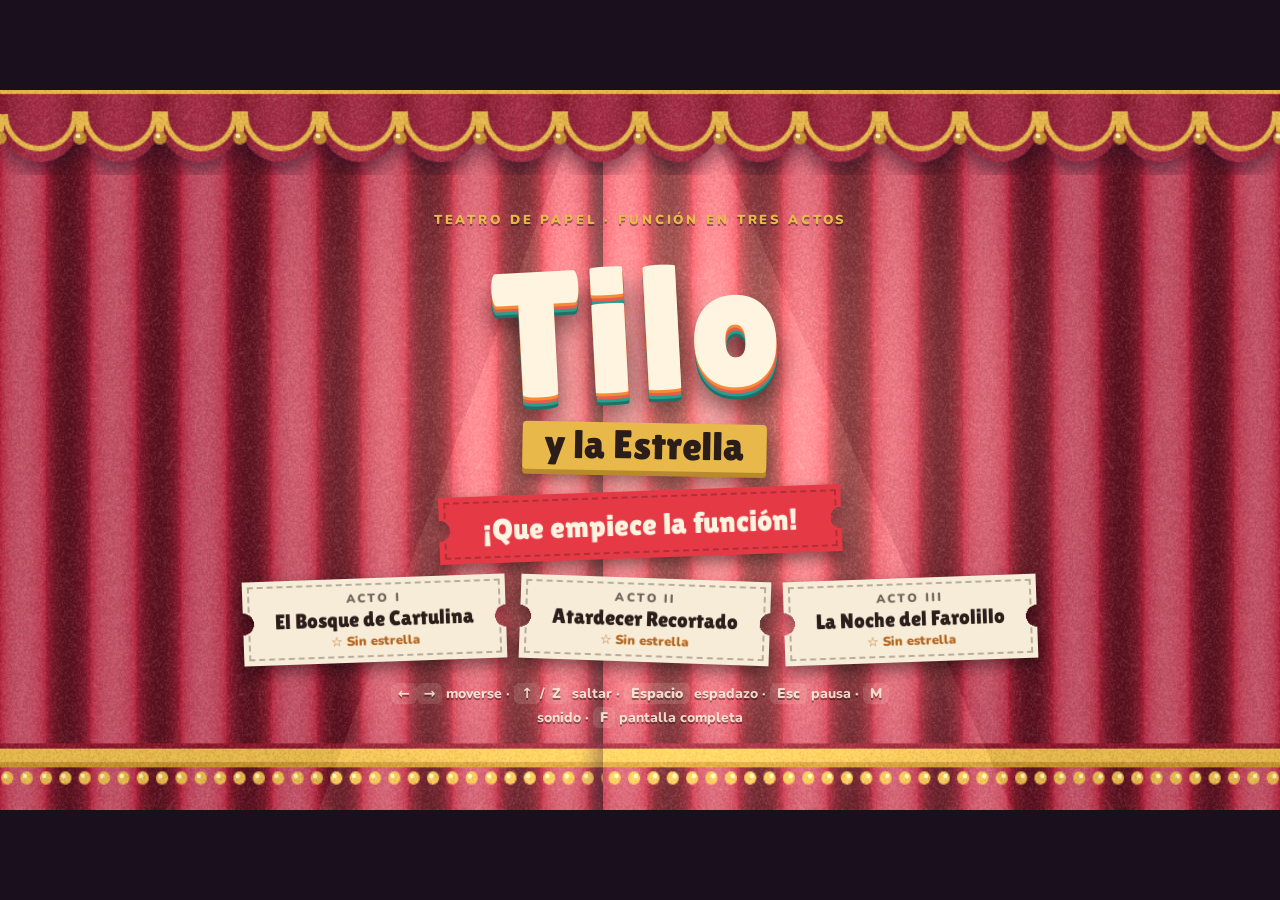
<file: docs/index.html>
<!doctype html>
<html lang="es">
<head>
<meta charset="utf-8">
<meta name="viewport" content="width=device-width,initial-scale=1,viewport-fit=cover">
<title>Tilo y la Estrella</title>
<style>
@font-face{font-family:'Lilita One';font-weight:400;font-display:swap;src:url([data-uri]) format('woff2')}
@font-face{font-family:'Nunito';font-weight:600 700;font-display:swap;src:url([data-uri]) format('woff2')}
@font-face{font-family:'Nunito';font-weight:800;font-display:swap;src:url([data-uri]) format('woff2')}
@font-face{font-family:'Nunito';font-weight:900;font-display:swap;src:url([data-uri]) format('woff2')}
</style>
<style>
/* Layout: a cut-paper puppet theater. One full-screen canvas (960x540 logical, letterboxed on a dark backstage), DOM overlays styled as tickets and pinned cards. Single deliberate look. */
:root{
  --stage:#1a0f1c; --cream:#fff4e0; --ink:#2b1d1a; --red:#e63946; --gold:#e8b94a; --teal:#2a9d8f; --orange:#f28c38;
  --font-display:'Lilita One','Arial Rounded MT Bold','Trebuchet MS',system-ui,sans-serif;
  --font-body:'Nunito','Segoe UI',system-ui,sans-serif;
  color-scheme:dark;
}
[hidden]{display:none!important}
html,body{height:100%;margin:0;background:var(--stage);color:var(--cream);overflow:hidden;touch-action:none;user-select:none;-webkit-user-select:none;font-family:var(--font-body)}
#game{position:fixed;inset:0;width:100%;height:100%;display:block}
.overlay{position:fixed;inset:0;display:flex;flex-direction:column;align-items:center;justify-content:center;gap:20px;padding-left:max(16px,env(safe-area-inset-left,0px));padding-right:max(16px,env(safe-area-inset-right,0px));padding-block:56px 16px;text-align:center;z-index:5}
.eyebrow{font-weight:900;font-size:13px;letter-spacing:.22em;text-transform:uppercase;color:var(--gold);text-shadow:0 2px 0 rgba(0,0,0,.4)}
.title{margin:0;font-family:var(--font-display);font-weight:400;line-height:.9;text-wrap:balance;transform:rotate(-3deg)}
.title .big{display:block;font-size:clamp(84px,17vw,178px);color:var(--cream);letter-spacing:.02em;text-shadow:0 3px 0 #f28c38,0 6px 0 #e85d4a,0 9px 0 #2a9d8f,0 12px 0 #1d7268,0 22px 26px rgba(0,0,0,.55)}
.title .small{display:inline-block;margin-top:14px;font-size:clamp(24px,4.4vw,40px);color:var(--ink);background:var(--gold);padding:4px 22px 8px;border-radius:4px;box-shadow:0 5px 0 #b98a2c,0 10px 18px rgba(0,0,0,.45);transform:rotate(4deg)}
.row{display:flex;flex-wrap:wrap;gap:14px;justify-content:center;align-items:center}
.ticket{border:0;background:none;padding:0;cursor:pointer;filter:drop-shadow(0 7px 8px rgba(0,0,0,.45));transition:transform .18s ease;font:inherit;color:var(--ink)}
.ticket>span{display:flex;flex-direction:column;align-items:center;gap:1px;padding:12px 32px;background:var(--tk,#f7ecd7);
  -webkit-mask:radial-gradient(circle 11px at 0 50%,#0000 98%,#000) left/51% 100% no-repeat,radial-gradient(circle 11px at 100% 50%,#0000 98%,#000) right/51% 100% no-repeat;
  mask:radial-gradient(circle 11px at 0 50%,#0000 98%,#000) left/51% 100% no-repeat,radial-gradient(circle 11px at 100% 50%,#0000 98%,#000) right/51% 100% no-repeat;
  outline:2px dashed rgba(43,29,26,.3);outline-offset:-7px}
.ticket:nth-child(odd){transform:rotate(-2deg)}
.ticket:nth-child(even){transform:rotate(2deg)}
.ticket:hover,.ticket:focus-visible{transform:translateY(-4px) rotate(0)}
.ticket:focus-visible{outline:none;filter:drop-shadow(0 0 0 #fff) drop-shadow(0 0 6px var(--gold)) drop-shadow(0 7px 8px rgba(0,0,0,.45))}
.ticket:active{transform:scale(.96)}
.ticket .act{font-size:12px;font-weight:900;letter-spacing:.18em;text-transform:uppercase;opacity:.65}
.ticket .nm{font-family:var(--font-display);font-size:21px}
.ticket .st{font-size:13px;font-weight:900;color:#b5651d}
.ticket.big>span{--tk:var(--red);color:var(--cream);padding:16px 44px}
.ticket.big .nm{font-size:30px}
.ticket.alt>span{--tk:#d9ecea}
.keys{font-size:14px;font-weight:800;color:var(--cream);opacity:.85;max-width:64ch;line-height:1.7;margin:0;text-shadow:0 2px 0 rgba(0,0,0,.45)}
.keys kbd{font-family:var(--font-body);font-weight:900;background:rgba(255,244,224,.16);border-radius:6px;padding:1px 7px}
.card{position:relative;background:var(--cream);color:var(--ink);padding:34px 46px 28px;border-radius:5px;box-shadow:0 4px 0 #e2d2b4,0 22px 44px rgba(0,0,0,.55);transform:rotate(-1.5deg);display:flex;flex-direction:column;align-items:center;gap:14px;max-width:560px}
.card::before{content:"";position:absolute;top:10px;left:50%;width:16px;height:16px;margin-left:-8px;border-radius:50%;background:radial-gradient(circle at 35% 35%,#fff3c0,#e8b94a 45%,#a77a1f);box-shadow:0 2px 3px rgba(0,0,0,.4)}
.card h2{margin:0;font-family:var(--font-display);font-weight:400;font-size:clamp(34px,6vw,54px);line-height:1;color:var(--red);text-wrap:balance}
.card p{margin:0;font-weight:800;font-size:17px;font-variant-numeric:tabular-nums}
.card .sub{font-size:13px;letter-spacing:.18em;text-transform:uppercase;opacity:.6}
.dim{background:rgba(10,4,12,.45)}
#touch{position:fixed;inset:auto 0 0 0;display:flex;justify-content:space-between;align-items:flex-end;padding-left:max(16px,env(safe-area-inset-left,0px));padding-right:max(16px,env(safe-area-inset-right,0px));padding-bottom:calc(14px + env(safe-area-inset-bottom,0px));z-index:4;pointer-events:none}
#touch .grp{display:flex;gap:12px;pointer-events:auto}
.tb svg,#fsBtn svg,#pauseBtn svg{display:block;margin:auto}
.tb.big svg{width:38px;height:38px}
.tb{-webkit-touch-callout:none;width:78px;height:78px;border-radius:50%;border:0;background:rgba(255,244,224,.82);box-shadow:0 4px 0 rgba(0,0,0,.3);font-family:var(--font-display);font-size:24px;color:var(--ink);touch-action:none}
.tb.big{width:92px;height:92px;font-size:30px}
.tb.on{background:var(--gold);transform:translateY(2px);box-shadow:0 2px 0 rgba(0,0,0,.3)}
#pauseBtn{position:fixed;top:calc(52px + env(safe-area-inset-top,0px));right:calc(60px + env(safe-area-inset-right,0px));z-index:4;width:42px;height:42px;border-radius:50%;border:0;background:rgba(255,244,224,.85);box-shadow:0 3px 0 rgba(0,0,0,.3);font-family:var(--font-display);font-size:15px;color:var(--ink);cursor:pointer}
#fsBtn{position:fixed;top:calc(52px + env(safe-area-inset-top,0px));right:calc(112px + env(safe-area-inset-right,0px));z-index:4;width:42px;height:42px;border-radius:50%;border:0;background:rgba(255,244,224,.85);box-shadow:0 3px 0 rgba(0,0,0,.3);font-size:20px;color:var(--ink);cursor:pointer}
@media (prefers-reduced-motion:reduce){.ticket{transition:none}}
@media (max-height:520px){.overlay{gap:10px;padding-block:44px 8px}.title .big{font-size:72px}.ticket>span{padding:8px 22px}.keys{font-size:12px}}
</style>
</head>
<body>
<canvas id="game" aria-label="Juego de plataformas Tilo y la Estrella"></canvas>

<div id="menu" class="overlay">
  <div class="eyebrow">Teatro de papel · Función en tres actos</div>
  <h1 class="title"><span class="big">Tilo</span><span class="small">y la Estrella</span></h1>
  <div class="row"><button class="ticket big" id="btnPlay"><span><span class="nm">¡Que empiece la función!</span></span></button></div>
  <div class="row" id="levels"></div>
  <p class="keys" id="keysHint"><kbd>←</kbd><kbd>→</kbd> moverse · <kbd>↑</kbd>/<kbd>Z</kbd> saltar · <kbd>Espacio</kbd> espadazo · <kbd>Esc</kbd> pausa · <kbd>M</kbd> sonido · <kbd>F</kbd> pantalla completa</p>
</div>

<div id="pause" class="overlay dim" hidden>
  <div class="card"><span class="sub">Entreacto</span><h2>Pausa</h2>
    <div class="row"><button class="ticket big" id="btnResume"><span><span class="nm">Seguir</span></span></button><button class="ticket alt" id="btnPauseMenu"><span><span class="nm">Menú</span></span></button></div>
  </div>
</div>

<div id="done" class="overlay" hidden>
  <div class="card"><span class="sub" id="doneSub">Fin del Acto I</span><h2 id="doneTitle">¡Bravo!</h2>
    <p id="doneStats">Pajaritas 0 / 0 · Tiempo 0:00</p>
    <div class="row"><button class="ticket big" id="btnNext"><span><span class="nm">Siguiente acto</span></span></button><button class="ticket alt" id="btnDoneMenu"><span><span class="nm">Menú</span></span></button></div>
  </div>
</div>

<button id="pauseBtn" hidden aria-label="Pausa"><svg viewBox="0 0 24 24" width="20" height="20" aria-hidden="true" fill="currentColor"><rect x="6" y="5" width="4" height="14" rx="1.5"/><rect x="14" y="5" width="4" height="14" rx="1.5"/></svg></button>
<button id="fsBtn" hidden aria-label="Pantalla completa"><svg viewBox="0 0 24 24" width="22" height="22" aria-hidden="true" fill="currentColor"><path d="M4 9 V4 H9 V6 H6 V9 Z M15 4 H20 V9 H18 V6 H15 Z M20 15 V20 H15 V18 H18 V15 Z M9 20 H4 V15 H6 V18 H9 Z"/></svg></button>
<div id="rotate" class="overlay dim" hidden style="z-index:7"><div class="card"><span class="sub">Un momento</span><h2>Gira el móvil</h2><p>Tilo se juega en horizontal.</p></div></div>
<div id="touch" hidden>
  <div class="grp"><button class="tb" data-k="left" aria-label="Izquierda"><svg viewBox="0 0 24 24" width="30" height="30" aria-hidden="true" fill="currentColor"><path d="M16 4 L6 12 L16 20 Z"/></svg></button><button class="tb" data-k="right" aria-label="Derecha"><svg viewBox="0 0 24 24" width="30" height="30" aria-hidden="true" fill="currentColor"><path d="M8 4 L18 12 L8 20 Z"/></svg></button></div>
  <div class="grp"><button class="tb" data-k="atk" aria-label="Espadazo"><svg viewBox="0 0 24 24" width="30" height="30" aria-hidden="true" fill="currentColor"><path d="M19 3 L21 3 L21 5 L11 15 L9 13 Z"/><path d="M6 12 L12 18 L10.5 19.5 L8.5 17.5 L5 21 L3 19 L6.5 15.5 L4.5 13.5 Z"/></svg></button><button class="tb big" data-k="jump" aria-label="Saltar"><svg viewBox="0 0 24 24" width="30" height="30" aria-hidden="true" fill="currentColor"><path d="M4 17 L12 6 L20 17 Z"/></svg></button></div>
</div>

<script>
(()=>{
'use strict';
// ---- js/01-canvas.js ----
/* Lienzo de 960x540 y escalado a la pantalla */
const VW=960,VH=540,T=36,ROWS=15,TOPBAR=40;
const cv=document.getElementById('game');const ctx=cv.getContext('2d');
let dpr=1,sc=1,ox=0,oy=0,DS=1;
function resize(){dpr=Math.min(2,window.devicePixelRatio||1);cv.width=Math.round(innerWidth*dpr);cv.height=Math.round(innerHeight*dpr);sc=Math.min(innerWidth/VW,innerHeight/VH);ox=(innerWidth-VW*sc)/2;oy=(innerHeight-VH*sc)/2}
addEventListener('resize',resize);resize();

// ---- js/02-helpers.js ----
/* Utilidades de dibujo, colores y textura de papel */
/* ================= helpers ================= */
function mulberry(a){return function(){a|=0;a=a+0x6D2B79F5|0;let t=Math.imul(a^a>>>15,1|a);t=t+Math.imul(t^t>>>7,61|t)^t;return((t^t>>>14)>>>0)/4294967296}}
let R=Math.random;
const mk=(w,h)=>{const c=document.createElement('canvas');c.width=Math.max(1,Math.ceil(w));c.height=Math.max(1,Math.ceil(h));return c};
const lerp=(a,b,t)=>a+(b-a)*t,clamp=(v,a,b)=>v<a?a:v>b?b:v;
const easeIO=t=>t<.5?2*t*t:1-Math.pow(-2*t+2,2)/2,easeBack=t=>{const c=1.70158,c3=c+1;return 1+c3*Math.pow(t-1,3)+c*Math.pow(t-1,2)};
function hex2(h){const n=parseInt(h.slice(1),16);return[n>>16&255,n>>8&255,n&255]}
function shade(h,a){const c=hex2(h),t=a<0?0:255,p=Math.abs(a);return'#'+c.map(v=>Math.round(v+(t-v)*p).toString(16).padStart(2,'0')).join('')}
function sh(g,on,ox=5,oy=7,b=12,a=.32){if(on){g.shadowColor=`rgba(28,8,30,${a})`;g.shadowOffsetX=ox;g.shadowOffsetY=oy;g.shadowBlur=b}else{g.shadowColor='rgba(0,0,0,0)';g.shadowBlur=0;g.shadowOffsetX=0;g.shadowOffsetY=0}}
function ish(g,on){sh(g,on,2,3,4,.3)}
function poly(g,pts,col){g.beginPath();pts.forEach((p,i)=>i?g.lineTo(p[0],p[1]):g.moveTo(p[0],p[1]));g.closePath();if(col){g.fillStyle=col;g.fill()}}
function circ(g,x,y,r,col){g.beginPath();g.arc(x,y,r,0,6.2832);g.fillStyle=col;g.fill()}
function ell(g,x,y,rx,ry,col,rot=0){g.beginPath();g.ellipse(x,y,rx,ry,rot,0,6.2832);g.fillStyle=col;g.fill()}
function rrect(g,x,y,w,h,r,col){g.beginPath();if(g.roundRect)g.roundRect(x,y,w,h,r);else g.rect(x,y,w,h);g.fillStyle=col;g.fill()}

const GRAIN=(()=>{const c=mk(256,256),g=c.getContext('2d');const id=g.createImageData(256,256);for(let i=0;i<256*256;i++){const v=Math.random()<.5?0:255;id.data[i*4]=v;id.data[i*4+1]=v;id.data[i*4+2]=v;id.data[i*4+3]=Math.random()*26}g.putImageData(id,0,0);R=mulberry(3);
 for(let i=0;i<70;i++){g.strokeStyle=R()<.5?'rgba(0,0,0,.07)':'rgba(255,255,255,.12)';g.lineWidth=.7;const x=R()*256,y=R()*256,a=R()*6.3,l=6+R()*16;g.beginPath();g.moveTo(x,y);g.quadraticCurveTo(x+Math.cos(a+.6)*l*.5,y+Math.sin(a+.6)*l*.5,x+Math.cos(a)*l,y+Math.sin(a)*l);g.stroke()}return c})();
function paperize(g,w,h,a=1){g.save();g.setTransform(1,0,0,1,0,0);g.globalCompositeOperation='source-atop';g.globalAlpha=a;g.fillStyle=g.createPattern(GRAIN,'repeat');g.fillRect(0,0,w,h);g.restore()}
const FILTER=(()=>{try{const c=mk(10,10),g=c.getContext('2d');if(typeof g.filter!=='string')return false;g.filter='blur(2px)';g.fillStyle='#000';g.fillRect(4,4,2,2);return g.getImageData(1,1,1,1).data[3]>0}catch(e){return false}})();
function blurC(c,px){if(!px||!FILTER)return c;const o=mk(c.width,c.height),g=o.getContext('2d');g.filter=`blur(${px}px)`;g.drawImage(c,0,0);return o}

// ---- js/03-stickers.js ----
/* Pegatinas: sprites con borde blanco recortado (con caché) */
/* ---------- stickers: sprite + white cut border, cached ---------- */
const SS=2,SP=5;
function makeSticker(w,h,ax,ay,draw,reuse){const W=(w+SP*2)*SS,H=(h+SP*2)*SS;let a,b,o;
 if(reuse&&reuse.a.width===W&&reuse.a.height===H){a=reuse.a;b=reuse.b;o=reuse.o}else{a=mk(W,H);b=mk(W,H);o=mk(W,H)}
 const ga=a.getContext('2d'),gb=b.getContext('2d'),go=o.getContext('2d');ga.setTransform(1,0,0,1,0,0);ga.clearRect(0,0,W,H);gb.clearRect(0,0,W,H);go.clearRect(0,0,W,H);
 ga.setTransform(SS,0,0,SS,(SP+ax)*SS,(SP+ay)*SS);ga.lineCap='round';ga.lineJoin='round';draw(ga);ga.setTransform(1,0,0,1,0,0);sh(ga,false);
 gb.globalCompositeOperation='source-over';gb.drawImage(a,0,0);gb.globalCompositeOperation='source-in';gb.fillStyle='#fffaf0';gb.fillRect(0,0,W,H);gb.globalCompositeOperation='source-over';
 const r=2.4*SS;for(let i=0;i<12;i++){const t=i/12*6.283;go.drawImage(b,Math.cos(t)*r,Math.sin(t)*r)}go.drawImage(a,0,0);paperize(go,W,H,.9);
 return{a,b,o,c:o,ox:-(SP+ax),oy:-(SP+ay),w:w+2*SP,h:h+2*SP}}
const STK={};function st(key,w,h,ax,ay,draw){return STK[key]||(STK[key]=makeSticker(w,h,ax,ay,draw))}
function blit(g,s,x,y,o={}){g.save();g.translate(x,y);if(o.rot)g.rotate(o.rot);g.scale((o.flip||1)*(o.sx||1),o.sy||1);if(o.alpha!==undefined)g.globalAlpha=o.alpha;
 if(o.shadow!==false){g.shadowColor='rgba(28,8,30,.4)';g.shadowBlur=7*DS;g.shadowOffsetX=3*DS;g.shadowOffsetY=5*DS}
 if(o.clip){g.beginPath();g.rect(o.clip[0],o.clip[1],o.clip[2],o.clip[3]);g.clip()}
 g.drawImage(s.c,s.ox,s.oy,s.w,s.h);g.restore()}
function pin(g,x,y){circ(g,x,y,1.9,'#e8b94a');circ(g,x-.5,y-.6,.8,'#fff3c0')}

// ---- js/04-levels.js ----
/* Temas visuales y mapas de los 3 actos */
/* ================= themes & levels ================= */
const THEMES=[
 {act:'Acto I',name:'El Bosque de Cartulina',sky:['#bfe8e0','#f6f2d4'],bands:['#d5efe4','#e6f3dc','#eef4d6'],hills:['#a6dbbd','#84c8a8'],mid:['#5cb393','#469d81'],near:['#2f7f6c','#246858'],trunk:'#8a5a3c',grass:['#8fd16a','#b5e38d'],body:['#d39463','#bd7d50','#e6ad7d'],stone:'#c78a5d',plank:'#cf9f65',fg:'#1d5a4b',flowers:['#ff6b6b','#ffd166','#ffffff','#b28dff'],cloud:'#ffffff',amb:'leaf',dark:0,music:.34,scale:[0,2,4,7,9,12,14,16]},
 {act:'Acto II',name:'Atardecer Recortado',sky:['#ffd9a6','#ff9e8f'],bands:['#ffc69a','#ffb391','#ffa48e'],hills:['#f6ad86','#ec907c'],mid:['#d66e7d','#bf5a73'],near:['#8c3e6a','#723158'],trunk:'#6b3a4a',grass:['#ffd166','#ffe7a3'],body:['#e07a5f','#c8634b','#f2977b'],stone:'#d06c55',plank:'#be8457',fg:'#56204a',flowers:['#ffffff','#7ad1c1','#ff6b9a','#ffe08a'],cloud:'#ffe6da',amb:'petal',dark:0,bigSun:true,music:.3,scale:[0,3,5,7,10,12,15,17]},
 {act:'Acto III',name:'La Noche del Farolillo',sky:['#141a45','#2f3f86'],bands:['#1a2256','#1f2a62','#25336f'],hills:['#2a3d7e','#233470'],mid:['#1c2a60','#172352'],near:['#111a3e','#0d1433'],trunk:'#2a2350',grass:['#3fc1ae','#7fe0d1'],body:['#5b4f99','#4a4082','#7064b0'],stone:'#544a8e',plank:'#8070a8',fg:'#080d24',flowers:['#ffe08a','#9fe8ff','#ff9fd0','#ffffff'],cloud:'#3a4a8a',amb:'firefly',dark:.74,music:.42,scale:[0,3,5,7,10,12,14,15]},
];
const LEVELS=[
 {w:110,build({f,p,a,row}){
   f(0,22,12);a(3,11,'P');row(6,9,10,'o');a(15,11,'m');p(18,9,4);row(18,21,8,'o');
   f(25,40,12);f(33,36,11);f(37,40,10);a(28,11,'m');a(30,11,'c');row(33,35,9,'o');row(26,27,10,'o');
   f(44,58,12);p(47,9,3,'-');row(47,49,8,'o');a(52,11,'m');a(55,7,'b');row(42,43,9,'o');
   f(62,109,12);p(64,9,3);p(69,7,3);row(69,71,6,'o');a(72,11,'s');a(73,11,'s');a(67,11,'m');row(60,61,9,'o');
   a(78,11,'c');a(81,11,'m');f(84,109,11);f(88,109,10);a(86,10,'m');row(90,93,8,'o');a(97,5,'*');}},
 {w:130,build({f,p,a,row}){
   f(0,14,12);a(2,11,'P');row(5,8,10,'o');a(10,11,'m');
   f(18,26,12);p(21,9,3);row(21,23,8,'o');a(26,11,'^');p(28,5,5);row(28,32,4,'o');
   f(31,46,12);a(33,11,'c');a(36,8,'b');a(40,11,'m');a(42,7,'b');a(44,11,'s');a(45,11,'s');row(37,39,9,'o');
   f(50,52,10);row(50,52,8,'o');
   f(56,70,12);a(58,11,'c');a(60,11,'m');a(64,11,'m');p(61,9,5,'-');row(61,65,8,'o');a(67,6,'b');
   f(71,80,10);a(75,9,'s');a(78,9,'m');p(82,9,2);row(82,83,8,'o');
   f(84,100,12);a(86,11,'c');a(88,11,'^');p(90,4,4);row(90,93,3,'o');a(94,11,'m');a(98,11,'m');
   f(101,129,12);a(104,8,'b');f(108,129,11);f(112,129,10);a(110,10,'m');row(113,115,9,'o');a(119,5,'*');}},
 {w:145,build({f,p,a,row}){
   f(0,13,12);a(2,11,'P');row(6,9,10,'o');
   p(16,10,3);p(21,8,3);p(26,10,3);row(21,23,7,'o');a(23,5,'b');row(16,18,9,'o');
   f(31,44,12);a(33,11,'c');a(37,11,'m');a(39,11,'s');a(41,11,'m');
   f(45,52,10);a(49,9,'m');row(46,48,8,'o');
   f(57,70,12);a(58,11,'c');a(60,11,'s');a(61,11,'s');a(62,11,'s');p(59,9,5);row(59,63,8,'o');a(66,7,'b');a(68,11,'m');
   a(70,11,'^');p(73,4,6);row(73,78,3,'o');p(74,10,2);
   f(80,96,12);a(82,11,'c');a(84,11,'m');a(88,11,'m');a(92,11,'m');a(90,5,'b');p(85,9,6,'-');row(85,90,8,'o');
   f(100,104,11);row(101,103,9,'o');f(108,112,10);row(109,111,8,'o');
   f(116,144,12);a(118,7,'b');a(120,11,'s');a(121,11,'s');a(124,11,'m');f(126,144,11);f(129,144,10);a(134,5,'*');}},
];
function buildGrid(i){const d=LEVELS[i];const g=Array.from({length:ROWS},()=>Array(d.w).fill(' '));
 d.build({f:(x0,x1,top)=>{for(let x=x0;x<=x1;x++)for(let y=top;y<ROWS;y++)g[y][x]='#'},p:(x,y,len,ch='=')=>{for(let k=0;k<len;k++)g[y][x+k]=ch},a:(x,y,ch)=>{g[y][x]=ch},row:(x0,x1,y,ch)=>{for(let x=x0;x<=x1;x++)g[y][x]=ch}});
 return{w:d.w,grid:g}}

// ---- js/05-scenery.js ----
/* Pintores de escenario: cielo, colinas, árboles, terreno, telón */
/* ================= scenery painters ================= */
const hillY=(x,base,amp,f,ph)=>base-amp*(.6*Math.sin(x*f+ph)+.4*Math.sin(x*f*2.3+ph*1.7));
function hillPath(w,base,amp,f,ph){const p=new Path2D();p.moveTo(-20,VH+20);for(let x=-20;x<=w+20;x+=8)p.lineTo(x,hillY(x,base,amp,f,ph));p.lineTo(w+20,VH+20);p.closePath();return p}
function pine(g,x,y,h,col){const dk=shade(col,-.22);sh(g,true,3,4,7,.3);rrect(g,x-h*.05,y-h*.25,h*.1,h*.27,2,shade(col,-.45));
 for(let i=0;i<3;i++){const ty=y-h*(.22+i*.24),wd=h*(.42-i*.1),hh=h*.36;const pts=[[x-wd,ty],[x,ty-hh],[x+wd,ty]];for(let z=4;z>=0;z--){pts.push([x-wd+wd*2*z/4,ty+(z%2?4:0)])}
   sh(g,true,3,5,8,.32);poly(g,[[x-wd,ty],[x,ty-hh],[x+wd,ty],[x+wd*.5,ty+4],[x,ty],[x-wd*.5,ty+4]],col);sh(g,false);poly(g,[[x,ty-hh],[x+wd,ty],[x+wd*.5,ty+4],[x,ty]],dk)}sh(g,false)}
function lolly(g,x,y,h,col,trunk){sh(g,true,3,5,8,.3);rrect(g,x-3,y-h*.55,6,h*.57,3,trunk);const r=h*.3;sh(g,true,4,6,10,.32);circ(g,x,y-h*.62,r,col);sh(g,true,2,3,5,.25);circ(g,x-r*.25,y-h*.66,r*.62,shade(col,.14));sh(g,false);circ(g,x-r*.38,y-h*.7,r*.25,shade(col,.28))}
function bigTree(g,x,th){const top=150+R()*80,bw=24+R()*10;sh(g,true,6,8,14,.35);g.beginPath();g.moveTo(x-bw,VH+10);g.quadraticCurveTo(x-bw*.4,VH*.6,x-bw*.35,top);g.lineTo(x+bw*.35,top);g.quadraticCurveTo(x+bw*.4,VH*.6,x+bw,VH+10);g.closePath();g.fillStyle=th.trunk;g.fill();sh(g,false);
 g.save();g.clip();g.fillStyle=shade(th.trunk,-.25);g.fillRect(x+2,top,bw,VH);g.restore();
 for(let k=0;k<3;k++){const by=top+60+k*70+R()*20,d=k%2?1:-1;sh(g,true,3,5,8,.3);poly(g,[[x,by],[x+d*(60+R()*30),by-40-R()*20],[x+d*(66+R()*30),by-30],[x,by+12]],th.trunk);sh(g,false);sh(g,true,4,6,10,.3);circ(g,x+d*(70+R()*20),by-48,22+R()*10,th.near[1]);}
 const cols=[th.near[0],th.near[1],shade(th.near[0],.12)];for(let k=0;k<5;k++){sh(g,true,5,7,12,.35);circ(g,x+(R()-.5)*150,top-20+(R()-.5)*60,50+R()*35,cols[k%3])}
 sh(g,true,2,3,6,.25);circ(g,x-30,top-40,30,shade(th.near[0],.22));sh(g,false)}
function bush(g,x,y,col){for(let k=0;k<3;k++){sh(g,true,3,5,8,.3);circ(g,x+(k-1)*22,y-(k===1?16:6),22+(k===1?6:0),k===1?shade(col,.1):col)}sh(g,false)}
function leafFrond(g,x,y,len,ang,col){g.save();g.translate(x,y);g.rotate(ang);sh(g,true,4,6,10,.35);g.beginPath();g.moveTo(0,0);g.quadraticCurveTo(len*.35,-len*.5,0,-len);g.quadraticCurveTo(-len*.35,-len*.5,0,0);g.fillStyle=col;g.fill();sh(g,false);g.beginPath();g.moveTo(0,0);g.quadraticCurveTo(len*.35,-len*.5,0,-len);g.lineTo(0,0);g.fillStyle=shade(col,-.25);g.fill();g.strokeStyle=shade(col,.2);g.lineWidth=2;g.beginPath();g.moveTo(0,0);g.lineTo(0,-len*.92);g.stroke();g.restore()}

function paintSky(th,seed){R=mulberry(seed);const c=mk(VW,VH),g=c.getContext('2d');const gr=g.createLinearGradient(0,0,0,VH);gr.addColorStop(0,th.sky[0]);gr.addColorStop(1,th.sky[1]);g.fillStyle=gr;g.fillRect(0,0,VW,VH);
 if(th.bigSun){sh(g,true,0,6,20,.25);for(let k=0;k<4;k++){circ(g,620,330,150-k*30,['#ffe9a8','#ffd47a','#ffc06a','#ffae5c'][k])}sh(g,false)}
 for(let i=0;i<3;i++){const y=220+i*90;const p=new Path2D();p.moveTo(0,VH);p.lineTo(0,y);for(let x=0;x<=VW;x+=60){p.quadraticCurveTo(x+30,y+(i%2?14:-14)+R()*10,x+60,y)}p.lineTo(VW,VH);p.closePath();sh(g,true,0,-3,10,.12);g.fillStyle=th.bands[i];g.globalAlpha=th.bigSun?.55:.9;g.fill(p)}g.globalAlpha=1;sh(g,false);
 if(th.dark){for(let i=0;i<180;i++){g.globalAlpha=.3+R()*.7;circ(g,R()*VW,R()*VH*.7,R()*1.4+.3,R()<.8?'#eaf2ff':'#ffe9b0')}g.globalAlpha=1}
 paperize(g,VW,VH);return c}
function paintLayer(w,blur,seed,fn){R=mulberry(seed);const c=mk(w,VH),g=c.getContext('2d');fn(g);sh(g,false);paperize(g,w,VH);return blurC(c,blur)}
function paintFar(th,w,seed){return paintLayer(w,2.6,seed,g=>{const ph1=R()*6,ph2=R()*6;sh(g,true,4,6,14,.22);g.fillStyle=th.hills[0];g.fill(hillPath(w,300,40,.004,ph1));
 for(let x=10;x<w;x+=34+R()*60)pine(g,x,hillY(x,300,40,.004,ph1)+8,40+R()*30,shade(th.hills[0],-.1));
 sh(g,true,4,6,14,.25);g.fillStyle=th.hills[1];g.fill(hillPath(w,370,30,.006,ph2));
 for(let x=30;x<w;x+=50+R()*80)(R()<.5?pine:lolly)(g,x,hillY(x,370,30,.006,ph2)+10,46+R()*34,shade(th.hills[1],-.12),shade(th.hills[1],-.35))})}
function paintMid(th,w,seed){return paintLayer(w,1.2,seed,g=>{const ph=R()*6;sh(g,true,5,7,14,.28);g.fillStyle=th.mid[0];g.fill(hillPath(w,410,28,.005,ph));
 for(let x=20;x<w;x+=60+R()*90){const y=hillY(x,410,28,.005,ph)+12,h=90+R()*80;R()<.5?pine(g,x,y,h,th.mid[1]):lolly(g,x,y,h,th.mid[1],shade(th.mid[1],-.4))}
 sh(g,true,5,7,14,.28);g.fillStyle=shade(th.mid[0],-.12);g.fill(hillPath(w,470,16,.012,ph+2))})}
function paintNear(th,w,seed){return paintLayer(w,0,seed,g=>{for(let x=120;x<w;x+=260+R()*260)bigTree(g,x,th);
 for(let x=0;x<w;x+=90+R()*120)bush(g,x,VH-50+R()*20,th.near[1]);
 const p=new Path2D();p.moveTo(-10,VH+10);p.lineTo(-10,488);for(let x=-10;x<w+40;x+=40)p.quadraticCurveTo(x+20,474,x+40,488);p.lineTo(w+40,VH+10);p.closePath();sh(g,true,0,-4,12,.3);g.fillStyle=shade(th.near[1],-.35);g.fill(p)})}
function paintFG(th,w,seed){return paintLayer(w,4,seed,g=>{for(let x=420;x<w;x+=420+R()*520){const n=3+(R()*3|0);for(let k=0;k<n;k++)leafFrond(g,x+(R()-.5)*80,VH+42,62+R()*34,(k-(n-1)/2)*.42+(R()-.5)*.15,k%2?th.fg:shade(th.fg,.12))}})}
function paintTerrain(L,th,seed){R=mulberry(seed);const W=L.w*T,c=mk(W,VH),g=c.getContext('2d'),G=L.grid;
 const S=(x,y)=>{if(y<0)return false;if(y>=ROWS)return true;x=clamp(x,0,L.w-1);const ch=G[y][x];return ch==='#'||ch==='='};
 const body=new Path2D(),tops=[];
 for(let y=0;y<ROWS;y++)for(let x=0;x<L.w;x++){if(!S(x,y)||x<0)continue;if(G[y][x]!=='#'&&G[y][x]!=='=')continue;const r=12;
   const tl=(!S(x-1,y)&&!S(x,y-1))?r:0,tr=(!S(x+1,y)&&!S(x,y-1))?r:0,br=(!S(x+1,y)&&!S(x,y+1))?r:0,bl=(!S(x-1,y)&&!S(x,y+1))?r:0;
   if(body.roundRect)body.roundRect(x*T-.5,y*T-.5,T+1,T+1,[tl,tr,br,bl]);else body.rect(x*T-.5,y*T-.5,T+1,T+1);if(!S(x,y-1))tops.push([x,y])}
 sh(g,true,7,11,18,.42);g.fillStyle=th.body[0];g.fill(body);sh(g,false);
 g.save();g.clip(body);
 for(let k=0;k<7;k++){const y0=150+k*60+R()*20;const p=new Path2D();p.moveTo(-10,VH+10);p.lineTo(-10,y0);for(let x=-10;x<W+60;x+=60)p.quadraticCurveTo(x+30,y0+(R()-.5)*18,x+60,y0);p.lineTo(W+60,VH+10);p.closePath();sh(g,true,0,-3,6,.22);g.fillStyle=k%2?th.body[1]:shade(th.body[1],-.06);g.globalAlpha=.55;g.fill(p)}g.globalAlpha=1;
 for(let y=0;y<ROWS;y++)for(let x=0;x<L.w;x++){if(!S(x,y)||!S(x,y-1)||R()>.32)continue;const cx=x*T+6+R()*24,cy=y*T+6+R()*24;sh(g,true,2,3,4,.3);ell(g,cx,cy,4+R()*5,3+R()*3,R()<.5?th.stone:th.body[2],R()*3)}
 sh(g,false);g.strokeStyle='rgba(255,244,224,.55)';g.lineWidth=2;g.setLineDash([6,6]);g.beginPath();for(const[x,y]of tops){g.moveTo(x*T,y*T+18);g.lineTo(x*T+T,y*T+18)}g.stroke();g.setLineDash([]);
 g.restore();
 // grass strips with pinked/scalloped edge
 const gp=new Path2D(),hp=new Path2D();
 for(const[x,y]of tops){const x0=x*T,y0=y*T;const el=!S(x-1,y)||S(x-1,y-1)?4:0,er=!S(x+1,y)||S(x+1,y-1)?4:0;
   gp.moveTo(x0-el,y0-5);gp.lineTo(x0+T+er,y0-5);gp.lineTo(x0+T+er,y0+7);gp.lineTo(x0+T,y0+7);for(let s=2;s>=0;s--)gp.arc(x0+s*12+6,y0+7,6,0,Math.PI);gp.lineTo(x0-el,y0+7);gp.closePath();
   hp.rect(x0-el,y0-5,T+el+er,4)}
 sh(g,true,3,5,8,.38);g.fillStyle=th.grass[0];g.fill(gp);sh(g,false);g.fillStyle=th.grass[1];g.fill(hp);
 // planks
 for(let y=0;y<ROWS;y++)for(let x=0;x<L.w;x++)if(G[y][x]==='-'){const x0=x*T,y0=y*T;const lft=G[y][x-1]!=='-',rgt=G[y][x+1]!=='-';sh(g,true,4,7,10,.38);g.beginPath();if(g.roundRect)g.roundRect(x0-(lft?2:.5),y0-2,T+(lft?2:.5)+(rgt?2:.5),12,[lft?5:0,rgt?5:0,rgt?5:0,lft?5:0]);else g.rect(x0,y0-2,T,12);g.fillStyle=th.plank;g.fill();sh(g,false);
   g.strokeStyle=shade(th.plank,-.2);g.lineWidth=1;g.beginPath();g.moveTo(x0,y0+3);g.lineTo(x0+T,y0+3+(R()-.5)*2);g.moveTo(x0+4,y0+7);g.lineTo(x0+T-4,y0+7);g.stroke();if(lft)pin(g,x0+5,y0+4);if(rgt)pin(g,x0+T-5,y0+4)}
 // decorations
 for(const[x,y]of tops){if(y===0||G[y-1][x]!==' ')continue;const x0=x*T,y0=y*T-5;const r=R();
   if(r<.16){for(let k=0;k<5;k++){const gx=x0+R()*T;sh(g,true,1,2,3,.3);poly(g,[[gx-2.5,y0+1],[gx+(R()-.5)*3,y0-8-R()*7],[gx+2.5,y0+1]],th.grass[k%2?0:1])}}
   else if(r<.32){const fx=x0+8+R()*20,fh=10+R()*10,fc=th.flowers[R()*th.flowers.length|0];sh(g,false);g.strokeStyle=shade(th.grass[0],-.3);g.lineWidth=2;g.beginPath();g.moveTo(fx,y0+2);g.lineTo(fx,y0-fh);g.stroke();sh(g,true,2,3,4,.3);for(let k=0;k<5;k++){const a=k*1.2566;circ(g,fx+Math.cos(a)*4,y0-fh+Math.sin(a)*4,3.4,fc)}sh(g,false);circ(g,fx,y0-fh,2.4,'#ffbf3f')}
   else if(r<.42){const mx=x0+10+R()*16,mh=8+R()*6;sh(g,true,2,3,4,.3);rrect(g,mx-2.5,y0-mh,5,mh+2,2,'#fff0dc');g.beginPath();g.moveTo(mx-9,y0-mh+1);g.quadraticCurveTo(mx,y0-mh-13,mx+9,y0-mh+1);g.closePath();g.fillStyle=th.dark?'#ff7fb0':'#ff5a5a';g.fill();sh(g,false);circ(g,mx-3,y0-mh-4,1.6,'#fff');circ(g,mx+3,y0-mh-3,1.3,'#fff')}}
 sh(g,false);paperize(g,W,VH);return c}

/* ---------- sky hangers, curtains, valance ---------- */
function cloudSt(col,i){return st('cloud'+col+i,150,60,75,52,g=>{ish(g,true);g.beginPath();g.moveTo(-68,0);g.arc(-44,-14,24,Math.PI,Math.PI*1.6);g.arc(-8,-28,30,Math.PI*1.1,Math.PI*1.9);g.arc(34,-16,26,Math.PI*1.3,Math.PI*2.05);g.lineTo(68,0);g.closePath();g.fillStyle=col;g.fill();ish(g,false);g.beginPath();g.moveTo(-60,0);g.lineTo(60,0);g.lineTo(54,-5);g.lineTo(-56,-5);g.fillStyle=shade(col,-.1);g.fill()})}
const sunSt=()=>st('sun',90,90,45,45,g=>{ish(g,true);for(let i=0;i<12;i++){const a=i/12*6.283;poly(g,[[Math.cos(a-.14)*24,Math.sin(a-.14)*24],[Math.cos(a)*42,Math.sin(a)*42],[Math.cos(a+.14)*24,Math.sin(a+.14)*24]],i%2?'#ffbf3f':'#ffd23f')}circ(g,0,0,26,'#ffd23f');ish(g,false);circ(g,-4,-4,18,'#ffe27a');
 circ(g,-8,-3,2.4,'#2b1d1a');circ(g,6,-3,2.4,'#2b1d1a');g.strokeStyle='#2b1d1a';g.lineWidth=2;g.beginPath();g.arc(-1,3,6,.3,Math.PI-.3);g.stroke();ell(g,-14,4,3.5,2,'#ff9a76');ell(g,12,4,3.5,2,'#ff9a76')});
const moonSt=()=>st('moon',70,70,35,35,g=>{ish(g,true);circ(g,0,0,30,'#fff3c4');ish(g,false);g.globalCompositeOperation='destination-out';circ(g,14,-8,26,'#000');g.globalCompositeOperation='source-over';circ(g,-16,-2,2.2,'#2b1d1a');g.strokeStyle='#2b1d1a';g.lineWidth=1.8;g.beginPath();g.arc(-14,8,4,.4,Math.PI-.4);g.stroke()});
const tinyStarSt=(c)=>st('ts'+c,30,30,15,15,g=>{ish(g,true);g.beginPath();for(let i=0;i<10;i++){const r=i%2?5:12,a=i*Math.PI/5-Math.PI/2;g.lineTo(Math.cos(a)*r,Math.sin(a)*r)}g.closePath();g.fillStyle=c;g.fill()});
let CURTAIN=null,VALANCE=null;
function paintCurtain(){R=mulberry(9);const w=560,h=VH,c=mk(w,h),g=c.getContext('2d');for(let x=0;x<w;x++){const s=Math.sin(x/w*6.283*7.5);const l=s>0?Math.pow(s,.6):-Math.pow(-s,.6);g.fillStyle=l>0?shade('#b3203b',l*.22):shade('#b3203b',l*.5);g.fillRect(x,0,1,h)}
 const hy=h-46;g.fillStyle='#8a1530';g.fillRect(0,hy-4,w,4);g.fillStyle='#e8b94a';g.fillRect(0,hy,w,14);g.fillStyle='#c4922c';g.fillRect(0,hy+10,w,4);for(let x=6;x<w;x+=16){circ(g,x,hy+22,5,'#e8b94a');circ(g,x-1.5,hy+20.5,1.8,'#fff3c0')}
 paperize(g,w,h,1);return c}
function paintValance(){const c=mk(VW,70),g=c.getContext('2d');const p=new Path2D();p.moveTo(0,0);p.lineTo(VW,0);p.lineTo(VW,30);for(let x=VW;x>0;x-=60)p.arc(x-30,30,30,0,Math.PI);p.closePath();
 sh(g,true,0,8,14,.5);g.fillStyle='#9e1a35';g.fill(p);sh(g,false);g.save();g.clip(p);for(let x=0;x<VW;x+=60){const gr=g.createLinearGradient(x,0,x+60,0);gr.addColorStop(0,'rgba(0,0,0,.18)');gr.addColorStop(.5,'rgba(255,255,255,.08)');gr.addColorStop(1,'rgba(0,0,0,.18)');g.fillStyle=gr;g.fillRect(x,0,60,70)}g.restore();
 g.strokeStyle='#e8b94a';g.lineWidth=4;g.beginPath();g.moveTo(VW,24);for(let x=VW;x>0;x-=60)g.arc(x-30,24,26,0,Math.PI);g.stroke();g.fillStyle='#e8b94a';g.fillRect(0,4,VW,5);
 for(let x=0;x<=VW;x+=60){rrect(g,x-3,24,6,14,2,'#e8b94a');circ(g,x,42,5,'#c4922c');circ(g,x-1.5,40.5,1.8,'#fff3c0')}paperize(g,VW,70,1);return c}

// ---- js/06-characters.js ----
/* Arte de Tilo (zorro), enemigos, estrella y objetos */
/* ================= character & entity art ================= */
const FOX={o:'#f28c38',od:'#cf6526',cr:'#fff4e0',te:'#2a9d8f',td:'#1d7268',br:'#5b3a29',sc:'#e63946',ink:'#2b1d1a',bl:'#ff9a8a'};
function limb(g,px,py,ang,w,len,col){g.save();g.translate(px,py);g.rotate(ang);ish(g,true);rrect(g,-w/2,-1.5,w,len,w/2,col);ish(g,false);g.restore()}
function drawFox(g,s){const F=FOX;g.save();g.translate(0,s.bob);
 // scarf tail
 ish(g,true);g.beginPath();g.moveTo(-3,-26);g.quadraticCurveTo(-14,-28+s.scarf*3,-22,-24+s.scarf*5);g.lineTo(-19,-19+s.scarf*4);g.quadraticCurveTo(-12,-21,-3,-21);g.closePath();g.fillStyle=shade(F.sc,-.15);g.fill();ish(g,false);
 // tail
 g.save();g.translate(-8,-13);g.rotate(-.35+s.tail);ish(g,true);const tp=()=>{g.beginPath();g.moveTo(2,0);g.bezierCurveTo(-8,2,-24,-6,-22,-24);g.bezierCurveTo(-14,-22,-4,-12,4,-6);g.closePath()};tp();g.fillStyle=F.o;g.fill();ish(g,false);
 g.save();tp();g.clip();circ(g,-22,-24,9,F.cr);g.beginPath();g.moveTo(2,0);g.bezierCurveTo(-8,2,-22,-4,-22,-20);g.lineTo(-17,-14);g.bezierCurveTo(-12,-6,-4,-2,2,0);g.fillStyle=F.od;g.fill();g.restore();g.restore();
 // back limbs
 limb(g,-3,-11,-s.leg,5.5,11,shade(F.br,-.1));if(!s.front)swordArm(g,s,-4);else limb(g,-5,-21,-s.arm,4.5,10,F.od);
 // tunic
 const bp=()=>{g.beginPath();g.moveTo(-8,-25);g.lineTo(8,-25);g.quadraticCurveTo(12,-16,11,-8);g.lineTo(-11,-8);g.quadraticCurveTo(-12,-16,-8,-25);g.closePath()};
 ish(g,true);bp();g.fillStyle=F.te;g.fill();ish(g,false);g.save();bp();g.clip();g.fillStyle=F.td;g.fillRect(2,-28,14,22);g.restore();
 rrect(g,-11,-14,22,3.5,1.5,F.br);rrect(g,-1.8,-14.6,3.6,4.6,1,'#e8b94a');
 limb(g,3,-11,s.leg,5.5,11,F.br);pin(g,-3,-11);pin(g,3,-11);
 // scarf band
 ish(g,true);rrect(g,-9,-28,18,5,2.5,F.sc);ish(g,false);
 // head
 g.save();g.translate(1,-30);g.rotate(s.tilt);
 ish(g,true);poly(g,[[-12,-5],[-10,-24],[-1,-11]],F.o);poly(g,[[3,-11],[12,-24],[14,-4]],F.o);ish(g,false);poly(g,[[-10,-8],[-9.5,-19],[-4,-10]],F.br);poly(g,[[5,-10],[11,-19],[12,-7]],F.br);
 const hp=()=>{g.beginPath();g.moveTo(-14,-3);g.quadraticCurveTo(-14,-15,0,-15);g.quadraticCurveTo(14,-15,15,-3);g.quadraticCurveTo(15,6,1,7);g.quadraticCurveTo(-14,6,-14,-3);g.closePath()};
 ish(g,true);hp();g.fillStyle=F.o;g.fill();ish(g,false);g.save();hp();g.clip();g.fillStyle=F.od;g.fillRect(-16,-16,7,26);
 g.beginPath();g.moveTo(-13,1);g.quadraticCurveTo(-6,-3,1,1);g.quadraticCurveTo(8,-3,16,-1);g.lineTo(16,9);g.lineTo(-14,9);g.closePath();g.fillStyle=F.cr;g.fill();g.restore();
 ish(g,true);ell(g,15,-.5,6.5,4.2,F.cr);ish(g,false);ell(g,20.5,-1.5,2.5,1.9,F.ink);circ(g,19.8,-2.2,.7,'#fff');
 if(s.blink){g.strokeStyle=F.ink;g.lineWidth=1.8;g.beginPath();g.moveTo(-1,-5);g.lineTo(4,-5);g.moveTo(8,-5);g.lineTo(12,-5);g.stroke()}
 else{ell(g,1.5,-5,2.4,3.1,F.ink);ell(g,10,-5,2.2,3,F.ink);circ(g,2.3,-6.2,1,'#fff');circ(g,10.7,-6.2,.9,'#fff')}
 g.globalAlpha=.6;ell(g,-4,1,3,1.8,F.bl);ell(g,11,3,2.6,1.6,F.bl);g.globalAlpha=1;
 g.restore();pin(g,1,-25);
 if(s.front)swordArm(g,s,5);
 g.restore()}
function swordArm(g,s,px){
const F=FOX; g.save();g.translate(px,-21);g.rotate(s.ang);
 ish(g,true);const blade=()=>{g.beginPath();g.moveTo(11,-3);g.lineTo(31,-3);g.lineTo(37,0);g.lineTo(31,3);g.lineTo(11,3);g.closePath()};blade();g.fillStyle='#f6e8c8';g.fill();ish(g,false);
 g.save();blade();g.clip();g.fillStyle='#e0c896';g.fillRect(10,0,32,4);g.restore();
 ish(g,true);rrect(g,8,-7,4,14,2,F.te);ish(g,false);rrect(g,3,-2,6,4,1.5,F.br);circ(g,2,0,2.2,'#e8b94a');
 ish(g,true);rrect(g,-2,-2.5,10,5,2.5,F.od);ish(g,false);circ(g,8,0,3.2,F.o);g.restore();pin(g,px,-21);
}
const PL={reuse:null};
function playerSticker(P,t){const run=P.ground&&Math.abs(P.vx)>25,air=!P.ground;const ph=P.anim*15;
 let ang=2.45+Math.sin(t*2)*.06+(run?Math.sin(ph)*.15:0)-(air?.3:0);if(P.atk>0){const k=1-P.atk/ATK;ang=-2.7+(1-Math.pow(1-k,3))*3.7}
 const s={bob:run?-Math.abs(Math.sin(ph))*2.5:Math.sin(t*3)*.7,leg:run?Math.sin(ph)*.8:air?-.5:0,arm:run?Math.sin(ph)*.6:air?.6:.1,tail:Math.sin(t*4+ph*.5)*.18-(air?.4:0),scarf:Math.sin(t*9),tilt:air?-.08:run?.04:Math.sin(t*1.7)*.04,ang,blink:(t%3.6)<.12,front:P.atk>0};
 if(air){s.leg=P.vy<0?-.7:.4}
 PL.reuse=makeSticker(96,90,46,72,g=>drawFox(g,s),PL.reuse);return PL.reuse}
function ladySt(k){return st('lb'+k,40,30,20,27,g=>{const a=Math.sin(k/8*6.283);g.strokeStyle='#2b1d1a';g.lineWidth=2.4;for(let i=0;i<3;i++){const lx=-7+i*7,o=(i%2?a:-a)*3;g.beginPath();g.moveTo(lx,-4);g.lineTo(lx+o,0);g.stroke()}
 ell(g,1,-5,12,4,'#2b1d1a');ish(g,true);circ(g,-11,-9,6.5,'#2b1d1a');ish(g,false);g.lineWidth=1.6;g.beginPath();g.moveTo(-13,-14);g.lineTo(-17,-20);g.moveTo(-10,-15);g.lineTo(-11,-21);g.stroke();circ(g,-17,-20,1.6,'#2b1d1a');circ(g,-11,-21,1.6,'#2b1d1a');
 circ(g,-14,-10,2.4,'#fff');circ(g,-14.6,-9.6,1.2,'#2b1d1a');circ(g,-9.5,-11,2.1,'#fff');circ(g,-10,-10.6,1,'#2b1d1a');
 const sp=()=>{g.beginPath();g.moveTo(-10,-6);g.bezierCurveTo(-10,-26,15,-26,15,-6);g.quadraticCurveTo(2,-3,-10,-6);g.closePath()};ish(g,true);sp();g.fillStyle='#e63946';g.fill();ish(g,false);g.save();sp();g.clip();g.fillStyle='#b81f30';g.fillRect(2.5,-26,16,24);g.restore();
 g.strokeStyle='#2b1d1a';g.lineWidth=1.4;g.beginPath();g.moveTo(2.5,-21);g.lineTo(2.5,-5);g.stroke();for(const[x,y,r]of[[-4,-12,2.6],[8,-15,2.4],[10,-9,2],[-1,-19,1.8],[-6,-8,1.5],[6,-21,1.5]])circ(g,x,y,r,'#2b1d1a');g.globalAlpha=.7;ell(g,-3,-18,3.6,1.8,'#fff',-.5);g.globalAlpha=1})}
function beeSt(k){return st('bee'+k,40,36,20,20,g=>{const f=Math.sin(k/4*6.283);g.globalAlpha=.78;ell(g,-3,-10,6,10,'#f2fbff',-.5+f*.45);ell(g,4,-10,5,9,'#e3f4ff',.45-f*.45);g.globalAlpha=1;
 ish(g,true);ell(g,0,0,12,9.5,'#ffd23f');ish(g,false);g.save();g.beginPath();g.ellipse(0,0,12,9.5,0,0,6.283);g.clip();g.fillStyle='#3b2a20';g.fillRect(-6,-10,4,20);g.fillRect(1,-10,4,20);g.fillStyle='rgba(0,0,0,.18)';g.fillRect(-12,2,24,8);g.restore();
 poly(g,[[-11,0],[-17,2],[-11,4]],'#3b2a20');circ(g,7,-2,2.4,'#2b1d1a');circ(g,7.8,-2.8,.9,'#fff');g.strokeStyle='#2b1d1a';g.lineWidth=1.4;g.beginPath();g.moveTo(8,-8);g.quadraticCurveTo(10,-14,13,-14);g.stroke();g.globalAlpha=.6;ell(g,8,3,2.4,1.4,'#ff9a8a');g.globalAlpha=1})}
const spikeSt=()=>st('spk',34,20,17,20,g=>{for(let i=0;i<5;i++){const x=-14+i*7;ish(g,true);poly(g,[[x-3.5,0],[x,-15+(i%2)*5],[x+3.5,0]],i%2?'#6b3a7d':'#8a4fa0');ish(g,false)}ish(g,true);rrect(g,-17,-5,34,6,3,'#4a2858');ish(g,false);ell(g,-8,-6,4,2,'#5cae6a',-.4);ell(g,9,-5,4,2,'#5cae6a',.4)});
const CR_COLS=['#ff6b6b','#4dabf7','#ffd43b','#51cf66','#cc5de8'];
function craneSt(i){const c=CR_COLS[i%5],l=shade(c,.3),d=shade(c,-.25);return st('cr'+i,40,30,20,18,g=>{ish(g,true);poly(g,[[-14,-6],[-4,4],[9,4],[17,-8],[6,0],[-4,0]],c);ish(g,false);
 poly(g,[[-4,0],[-12,-14],[-14,-12],[-6,2]],d);poly(g,[[-12,-14],[-17,-11],[-14,-12]],d);poly(g,[[6,0],[17,-8],[9,4]],d);poly(g,[[-4,0],[3,-18],[6,0]],l);poly(g,[[3,-18],[6,0],[9,-4]],c);poly(g,[[-4,4],[9,4],[6,0],[-4,0]],shade(c,-.1))})}
function starSt(){return st('star',56,56,28,28,g=>{for(let i=0;i<5;i++){const a=-Math.PI/2+i*2*Math.PI/5,a1=a-Math.PI/5,a2=a+Math.PI/5;const tip=[Math.cos(a)*25,Math.sin(a)*25],p1=[Math.cos(a1)*11,Math.sin(a1)*11],p2=[Math.cos(a2)*11,Math.sin(a2)*11];if(i===0)ish(g,true);poly(g,[[0,0],p1,tip],'#ffe27a');ish(g,false);poly(g,[[0,0],tip,p2],'#f5b53a')}
 circ(g,-4,1,2,'#2b1d1a');circ(g,4,1,2,'#2b1d1a');g.strokeStyle='#2b1d1a';g.lineWidth=1.6;g.beginPath();g.arc(0,4,2.8,.3,Math.PI-.3);g.stroke();g.globalAlpha=.6;ell(g,-8,5,2.6,1.5,'#ff9a76');ell(g,8,5,2.6,1.5,'#ff9a76');g.globalAlpha=1})}
function lanternSt(lit){return st('lan'+lit,34,62,10,60,g=>{ish(g,true);rrect(g,-2,-58,4,58,2,'#7a5238');ish(g,false);g.strokeStyle='#7a5238';g.lineWidth=2.4;g.beginPath();g.moveTo(0,-56);g.quadraticCurveTo(8,-60,12,-52);g.stroke();
 const col=lit?'#ff9f43':'#e6d8c6';ish(g,true);rrect(g,7,-50,10,4,1.5,'#3b2a30');ell(g,12,-38,10,12,col);ish(g,false);g.strokeStyle=shade(col,-.2);g.lineWidth=1.2;for(const dx of[-6,0,6]){g.beginPath();g.ellipse(12,-38,Math.abs(dx)?7:.5,11.5,0,0,6.283);g.stroke();break}
 g.beginPath();g.moveTo(5,-38);g.lineTo(19,-38);g.moveTo(4,-33);g.lineTo(20,-33);g.moveTo(4,-43);g.lineTo(20,-43);g.stroke();rrect(g,7,-28,10,4,1.5,'#3b2a30');g.strokeStyle='#e63946';g.lineWidth=2;g.beginPath();g.moveTo(12,-24);g.lineTo(12,-16);g.stroke();
 if(lit){g.globalAlpha=.8;ell(g,10,-41,3.5,5,'#fff3c4');g.globalAlpha=1}})}
function springSt(q){return st('spr'+q,36,30,18,30,g=>{const n=4,H=18*(1-q*.12),fh=H/n;ish(g,true);rrect(g,-14,-3,28,4,2,'#5b3a29');ish(g,false);for(let i=0;i<n;i++){const y0=-3-i*fh,y1=y0-fh;const l=i%2?-11:11;poly(g,[[-11,y0],[11,y0],[11+(i%2?-3:3)*0,y1],[-11,y1]],i%2?'#1c7ed6':'#4dabf7');poly(g,[[l,y0],[l,y1],[l+(l>0?3:-3),(y0+y1)/2]],'#1971c2')}
 ish(g,true);rrect(g,-15,-H-10,30,8,4,'#ffd43b');ish(g,false);rrect(g,-12,-H-9,10,3,1.5,'#fff0a8')})}
function heartSt(full){return st('h'+full,28,26,14,13,g=>{g.beginPath();g.moveTo(0,10);g.bezierCurveTo(-15,0,-10,-13,0,-5);g.bezierCurveTo(10,-13,15,0,0,10);g.closePath();ish(g,true);g.fillStyle=full?'#e63946':'#7a5a66';g.fill();ish(g,false);if(full){g.save();g.clip();g.fillStyle='#b81f30';g.fillRect(0,-14,16,26);g.restore();ell(g,-5,-3,3,2,'rgba(255,255,255,.55)',-.5)}})}
function signSt(i){const th=THEMES[i];return st('sign'+i+(fontsOK?1:0),330,92,165,46,g=>{ish(g,true);rrect(g,-165,-46,330,92,8,'#fff4e0');ish(g,false);g.strokeStyle='#e63946';g.lineWidth=3;g.setLineDash([8,5]);g.strokeRect(-154,-36,308,72);g.setLineDash([]);pin(g,-140,-34);pin(g,140,-34);
 g.textAlign='center';g.fillStyle='#b5651d';g.font='900 14px Nunito, sans-serif';g.fillText(th.act.toUpperCase(),0,-12);g.fillStyle='#2b1d1a';g.font='30px "Lilita One", sans-serif';g.fillText(th.name,0,22)})}
const scissorSt=()=>null;

// ---- js/07-audio.js ----
/* Sonido: efectos y música generados con Web Audio */
/* ================= audio ================= */
let AC=null,master=null,muted=false;
function audioOn(){if(!AC){try{AC=new(window.AudioContext||window.webkitAudioContext)();master=AC.createGain();master.gain.value=.55;const dl=AC.createDelay();dl.delayTime.value=.24;const fb=AC.createGain();fb.gain.value=.25;master.connect(AC.destination);master.connect(dl);dl.connect(fb);fb.connect(dl);dl.connect(AC.destination)}catch(e){AC=null}}if(AC&&AC.state==='suspended')AC.resume()}
function tone(f1,f2,dur,type='sine',vol=.2,delay=0){if(!AC||muted)return;const t=AC.currentTime+delay;const o=AC.createOscillator(),g=AC.createGain();o.type=type;o.frequency.setValueAtTime(f1,t);o.frequency.exponentialRampToValueAtTime(Math.max(20,f2),t+dur);g.gain.setValueAtTime(.0001,t);g.gain.exponentialRampToValueAtTime(vol,t+.012);g.gain.exponentialRampToValueAtTime(.0001,t+dur);o.connect(g);g.connect(master);o.start(t);o.stop(t+dur+.05)}
let NB=null;function noise(dur,f1,f2,vol,delay=0,type='bandpass'){if(!AC||muted)return;if(!NB){NB=AC.createBuffer(1,AC.sampleRate*1.5,AC.sampleRate);const d=NB.getChannelData(0);for(let i=0;i<d.length;i++)d[i]=Math.random()*2-1}const t=AC.currentTime+delay;const s=AC.createBufferSource();s.buffer=NB;const bp=AC.createBiquadFilter();bp.type=type;bp.Q.value=1.2;bp.frequency.setValueAtTime(f1,t);bp.frequency.exponentialRampToValueAtTime(f2,t+dur);const g=AC.createGain();g.gain.setValueAtTime(.0001,t);g.gain.exponentialRampToValueAtTime(vol,t+.01);g.gain.exponentialRampToValueAtTime(.0001,t+dur);s.connect(bp);bp.connect(g);g.connect(master);s.start(t,Math.random()*.5);s.stop(t+dur+.02)}
const SFX={jump(){tone(330,640,.15,'triangle',.13)},slash(){for(let i=0;i<4;i++)noise(.05,2500+i*600,4000,.18,i*.025,'highpass');tone(1200,700,.08,'triangle',.04)},crane(){tone(1046,1046,.09,'sine',.12);tone(1568,1568,.24,'sine',.1,.07)},stomp(){tone(260,90,.16,'triangle',.2);noise(.1,800,300,.25)},rip(){for(let i=0;i<6;i++)noise(.04,1800+Math.random()*2500,5000,.22,i*.02,'highpass');tone(200,70,.18,'sine',.2)},hurt(){tone(520,170,.32,'square',.06)},spring(){tone(160,900,.32,'triangle',.18)},check(){tone(660,660,.12,'sine',.13);tone(990,990,.3,'sine',.12,.1)},star(){[523,659,784,1047,1319,1568].forEach((f,i)=>tone(f,f,.6,'triangle',.12,i*.08))},curtain(){noise(1.1,300,900,.12,0,'lowpass')},applause(){for(let i=0;i<70;i++)noise(.05+Math.random()*.05,1500+Math.random()*2000,1200,.08+Math.random()*.08,Math.random()*2.6)},drop(){tone(300,900,.5,'sine',.06)}};
let musicT=0,musicIdx=3;function music(dt,th){if(!AC||muted)return;musicT-=dt;if(musicT>0)return;musicT=th.music*(Math.random()<.18?2:1);musicIdx=clamp(musicIdx+((Math.random()*5|0)-2),0,7);const f=392*Math.pow(2,(th.scale[musicIdx]+(th.dark?-3:0))/12);tone(f,f,1.1,'sine',.045);if(Math.random()<.28)tone(f/2,f/2,1.4,'triangle',.03)}

// ---- js/08-state.js ----
/* Estado de la partida, progreso guardado y carga de niveles */
/* ================= state ================= */
let state='menu',levelIdx=0,L=null,TH=THEMES[0],LAY=null,ents=[],parts=[],amb=[],hangers=[],sconf=[];
let P=null,camX=0,shake=0,freeze=0,time=0,levelTime=0,titleT=0,winT=0,gotC=0,totalC=0,spawn={x:0,y:0},star=null,fontsOK=false;
const cache={};
let progress={stars:[false,false,false]};try{const s=JSON.parse(localStorage.getItem('tilo-teatro')||'null');if(s&&Array.isArray(s.stars))progress=s}catch(e){}
function save(){try{localStorage.setItem('tilo-teatro',JSON.stringify(progress))}catch(e){}}
function prepare(i){if(cache[i])return cache[i];const lv=buildGrid(i),th=THEMES[i],mc=lv.w*T-VW;
 return cache[i]={sky:paintSky(th,11+i),far:paintFar(th,VW+mc*.12+60,21+i),mid:paintMid(th,VW+mc*.3+60,31+i),near:paintNear(th,VW+mc*.58+60,41+i),fg:paintFG(th,VW+mc*1.3+120,51+i),ter:paintTerrain(lv,th,61+i)}}
function makeHangers(i){const H=[];const th=THEMES[i];
 if(i===0){H.push({s:sunSt(),x:760,len:70,f:.03,amp:.06,ph:0,spin:true});[[110,90],[380,60],[600,120],[900,80],[1150,70]].forEach(([x,l],k)=>H.push({s:cloudSt(th.cloud,k%2),x,len:l,f:.06,amp:.05,ph:k}))}
 else if(i===1){[[150,70],[420,110],[760,60],[1050,100]].forEach(([x,l],k)=>H.push({s:cloudSt(th.cloud,k%2),x,len:l,f:.05,amp:.05,ph:k*1.3}))}
 else{H.push({s:moonSt(),x:740,len:80,f:.03,amp:.05,ph:0});[[120,60,'#ffe08a'],[280,120,'#fff3c4'],[460,40,'#ffd23f'],[600,140,'#fff3c4'],[920,70,'#ffe08a'],[1060,130,'#ffd23f'],[1200,50,'#fff3c4']].forEach(([x,l,c],k)=>H.push({s:tinyStarSt(c),x,len:l,f:.05,amp:.12,ph:k*1.7}))}
 return H}
function loadLevel(i){levelIdx=i;TH=THEMES[i];L=buildGrid(i);LAY=prepare(i);ents=[];parts=[];totalC=0;gotC=0;hangers=makeHangers(i);let ci=0;
 for(let y=0;y<ROWS;y++)for(let x=0;x<L.w;x++){const ch=L.grid[y][x],X=x*T,Y=y*T;
  if(ch==='P')spawn={x:X+6,y:Y+T-30};
  else if(ch==='m')ents.push({t:'m',x:X+4,y:Y+T-24,w:28,h:24,vx:-46,vy:0,alive:true,ph:Math.random()*6});
  else if(ch==='b')ents.push({t:'b',x:X+5,y:Y+7,w:26,h:22,bx:X+5,by:Y+7,alive:true,ph:Math.random()*6,dir:1});
  else if(ch==='s')ents.push({t:'s',x:X+3,y:Y+T-16,w:30,h:16,alive:true});
  else if(ch==='o'){const sol=c=>c==='#'||c==='='||c==='-';const yy=(y+2<ROWS&&!sol(L.grid[y+1][x])&&sol(L.grid[y+2][x]))?Y+T:Y;ents.push({t:'o',x:X+6,y:yy+6,w:24,h:26,alive:true,ci:ci++,ph:x*.7});totalC++}
  else if(ch==='c')ents.push({t:'c',x:X+8,y:Y+T-58,w:20,h:58,alive:true,lit:false});
  else if(ch==='^')ents.push({t:'^',x:X+2,y:Y+T-20,w:32,h:20,alive:true,sq:0});
  else if(ch==='*')ents.push({t:'*',x:X+1,y:Y-2,w:34,h:34,alive:true});
  if('Pmbsoc^*'.includes(ch))L.grid[y][x]=' '}
 P={x:spawn.x,y:spawn.y,w:24,h:30,vx:0,vy:0,face:1,ground:false,coyote:0,jbuf:0,atk:0,atkCd:0,inv:0,hp:3,anim:0,dead:0,hitSet:null,drop:.9,sx:1,sy:1,vsx:0,vsy:0};
 camX=0;levelTime=0;titleT=0;winT=0;star=null;amb=[];for(let k=0;k<(TH.amb==='firefly'?30:20);k++)amb.push(newAmb(true))}
function newAmb(init){const a={x:Math.random()*VW,y:init?Math.random()*VH:-10,vx:0,vy:0,r:3+Math.random()*3,ph:Math.random()*6.3,rot:Math.random()*6.3,flip:Math.random()*6.3,col:''};
 if(TH.amb==='leaf'){a.col=['#8fd16a','#ffd166','#5cb393','#ff9f43'][Math.random()*4|0];a.vy=20+Math.random()*20}
 else if(TH.amb==='petal'){a.col=['#ffffff','#ffd166','#ff8fa3','#7ad1c1'][Math.random()*4|0];a.vy=16+Math.random()*16;a.vx=-24}
 else{a.col='#f6f19a';a.y=init?VH*.2+Math.random()*VH*.75:VH;a.vy=-6;a.r=2}return a}

// ---- js/09-input.js ----
/* Teclado y controles táctiles */
/* ================= input ================= */
const keys={},pressed={};
const KM={ArrowLeft:'left',KeyA:'left',ArrowRight:'right',KeyD:'right',ArrowUp:'jump',KeyW:'jump',KeyZ:'jump',KeyK:'jump',Space:'atk',KeyX:'atk',KeyJ:'atk',Escape:'pause',KeyP:'pause',KeyM:'mute',KeyF:'full'};
addEventListener('keydown',e=>{const a=KM[e.code];if(!a)return;if(['left','right','jump','atk'].includes(a)&&!(e.target.closest&&e.target.closest('button')&&a==='atk'&&state!=='play'))e.preventDefault();audioOn();if(!keys[a])pressed[a]=true;keys[a]=true;
 if(a==='pause'&&(state==='play'||state==='paused'))togglePause();if(a==='mute')muted=!muted;if(a==='full')toggleFull()});
addEventListener('keyup',e=>{const a=KM[e.code];if(a)keys[a]=false});
addEventListener('blur',()=>{for(const k in keys)keys[k]=false;if(state==='play')togglePause()});
document.querySelectorAll('.tb').forEach(b=>{const k=b.dataset.k;const on=e=>{e.preventDefault();audioOn();if(!keys[k])pressed[k]=true;keys[k]=true;b.classList.add('on')};const off=()=>{keys[k]=false;b.classList.remove('on')};b.addEventListener('pointerdown',on);b.addEventListener('pointerup',off);b.addEventListener('pointercancel',off);b.addEventListener('pointerleave',off)});
let touchMode=matchMedia('(pointer:coarse)').matches||matchMedia('(hover:none)').matches||/Android|iPhone|iPad|iPod|Mobile/i.test(navigator.userAgent)||(navigator.platform==='MacIntel'&&navigator.maxTouchPoints>1);
function applyTouchHint(){if(touchMode)document.getElementById('keysHint').textContent='Móvil: usa las flechas para moverte, el triángulo grande para saltar y la espada para el espadazo. Juega con el móvil en horizontal.'}
addEventListener('touchstart',()=>{if(!touchMode){touchMode=true;applyTouchHint();showHud(!document.getElementById('pauseBtn').hidden)}},{passive:true});

// ---- js/10-flow.js ----
/* Telón, menús, pausa, pantalla completa y flujo de partida */
/* ================= curtains & flow ================= */
const cur={c:1,target:1,cb:null,speed:1};
function updCurtain(dt){const d=cur.target-cur.c;if(Math.abs(d)<.002){cur.c=cur.target;if(cur.cb){const f=cur.cb;cur.cb=null;f()}return}cur.c+=Math.sign(d)*Math.min(Math.abs(d),dt*cur.speed)}
function closeCurtain(cb){if(cur.c<.99)SFX.curtain();cur.target=1;cur.speed=1.3;cur.cb=cb}
function openCurtain(){SFX.curtain();cur.target=0;cur.speed=.85;cur.cb=null}
const $=id=>document.getElementById(id);
function renderLevelCards(){const box=$('levels');box.innerHTML='';THEMES.forEach((th,i)=>{const b=document.createElement('button');b.className='ticket';b.id='lvl'+i;b.innerHTML=`<span><span class="act">${th.act}</span><span class="nm">${th.name}</span><span class="st">${progress.stars[i]?'★ Estrella conseguida':'☆ Sin estrella'}</span></span>`;b.onclick=()=>{audioOn();startGame(i)};box.appendChild(b)})}
renderLevelCards();
$('btnPlay').onclick=()=>{audioOn();const n=progress.stars.indexOf(false);startGame(n<0?0:n)};
$('btnResume').onclick=()=>{goFull();togglePause()};$('btnPauseMenu').onclick=()=>goMenu();$('btnDoneMenu').onclick=()=>goMenu();
$('btnNext').onclick=()=>{audioOn();startGame(levelIdx<2?levelIdx+1:0)};
$('pauseBtn').onclick=()=>{if(state==='play'||state==='paused')togglePause()};
const fsEl=()=>document.fullscreenElement||document.webkitFullscreenElement;
const fsOK=!!(document.documentElement.requestFullscreen||document.documentElement.webkitRequestFullscreen);
function goFull(){if(!fsOK||fsEl())return;const el=document.documentElement;try{const r=(el.requestFullscreen||el.webkitRequestFullscreen).call(el,{navigationUI:'hide'});const lock=()=>{try{if(touchMode&&screen.orientation&&screen.orientation.lock)screen.orientation.lock('landscape').catch(()=>{})}catch(e){}};if(r&&r.then)r.then(lock).catch(()=>{});else lock()}catch(e){}}
function exitFull(){try{(document.exitFullscreen||document.webkitExitFullscreen).call(document).catch?.(()=>{})}catch(e){}}
function toggleFull(){fsEl()?exitFull():goFull()}
$('fsBtn').onclick=()=>toggleFull();
function showHud(on){$('pauseBtn').hidden=!on;$('fsBtn').hidden=!(on&&fsOK);$('touch').hidden=!(on&&touchMode);checkRotate()}
function checkRotate(){const r=touchMode&&innerHeight>innerWidth&&(state==='play'||state==='win');$('rotate').hidden=!r}
addEventListener('resize',()=>checkRotate());applyTouchHint();
function togglePause(){if(state==='play'){state='paused';$('pause').hidden=false;$('btnResume').focus()}else if(state==='paused'){state='play';$('pause').hidden=true}}
function startGame(i){goFull();$('menu').hidden=true;$('pause').hidden=true;$('done').hidden=true;sconf=[];state='busy';closeCurtain(()=>{loadLevel(i);state='play';showHud(true);openCurtain()})}
function goMenu(){$('pause').hidden=true;$('done').hidden=true;showHud(false);state='busy';closeCurtain(()=>{state='menu';renderLevelCards();$('menu').hidden=false})}

// ---- js/11-physics.js ----
/* Física y colisiones con el mapa */
/* ================= physics ================= */
function solidAt(tx,ty){if(ty<0||ty>=ROWS)return false;if(tx<0||tx>=L.w)return true;const c=L.grid[ty][tx];return c==='#'||c==='='}
function move(b,dt,oneway){let hitX=false;b.x+=b.vx*dt;let x0=Math.floor(b.x/T),x1=Math.floor((b.x+b.w-.01)/T),y0=Math.floor(b.y/T),y1=Math.floor((b.y+b.h-.01)/T);
 if(b.vx>0){for(let ty=y0;ty<=y1;ty++)if(solidAt(x1,ty)){b.x=x1*T-b.w;b.vx=0;hitX=true;break}}else if(b.vx<0){for(let ty=y0;ty<=y1;ty++)if(solidAt(x0,ty)){b.x=(x0+1)*T;b.vx=0;hitX=true;break}}
 const pb=b.y+b.h;b.y+=b.vy*dt;b.ground=false;x0=Math.floor(b.x/T);x1=Math.floor((b.x+b.w-.01)/T);y0=Math.floor(b.y/T);y1=Math.floor((b.y+b.h-.01)/T);
 if(b.vy>0){for(let tx=x0;tx<=x1;tx++){const one=oneway&&y1>=0&&y1<ROWS&&tx>=0&&tx<L.w&&L.grid[y1][tx]==='-'&&pb<=y1*T+.5;if(solidAt(tx,y1)||one){b.y=y1*T-b.h;b.vy=0;b.ground=true;break}}}
 else if(b.vy<0){for(let tx=x0;tx<=x1;tx++)if(solidAt(tx,y0)){b.y=(y0+1)*T;b.vy=0;break}}return hitX}
const ov=(a,b)=>a.x<b.x+b.w&&a.x+a.w>b.x&&a.y<b.y+b.h&&a.y+a.h>b.y;

// ---- js/12-particles.js ----
/* Partículas: confeti, recortes y anillos */
/* ================= particles ================= */
const CONF=['#e63946','#ffd23f','#2a9d8f','#4dabf7','#ff8fa3','#fff4e0','#f28c38','#9b5de5'];
function confetti(arr,x,y,n,spd,o={}){for(let i=0;i<n;i++){const a=o.ang!==undefined?o.ang+(Math.random()-.5)*(o.spread||1):Math.random()*6.283,s=spd*(.3+Math.random()*.9);arr.push({k:'conf',x,y,vx:Math.cos(a)*s,vy:Math.sin(a)*s-(o.up||0),w:4+Math.random()*5,h:3+Math.random()*4,rot:Math.random()*6.3,vr:(Math.random()-.5)*12,fl:Math.random()*6.3,vf:6+Math.random()*10,c:(o.cols||CONF)[i%(o.cols||CONF).length],life:0,max:(o.life||1.2)*(.7+Math.random()*.6),grav:o.grav===undefined?520:o.grav,drag:o.drag||1.8})}}
function scraps(x,y,n,cols,spd){for(let i=0;i<n;i++){const a=Math.random()*6.283,s=spd*(.3+Math.random()*.8);parts.push({k:'tri',x,y,vx:Math.cos(a)*s,vy:Math.sin(a)*s-60,r:3+Math.random()*4,rot:Math.random()*6.3,vr:(Math.random()-.5)*14,c:cols[i%cols.length],life:0,max:.6+Math.random()*.4,grav:600,drag:2})}}
function tearApart(s,x,y,flip,cols){const keep={c:copyCanvas(s.c),ox:s.ox,oy:s.oy,w:s.w,h:s.h};for(const side of[0,1])parts.push({k:'half',s:keep,side,x,y,vx:(side?1:-1)*(120+Math.random()*80),vy:-260-Math.random()*120,rot:0,vr:(side?1:-1)*(3+Math.random()*3),flip,life:0,max:1.1,grav:1300,drag:.3});scraps(x,y-10,10,cols,260)}
function copyCanvas(c){const o=mk(c.width,c.height);o.getContext('2d').drawImage(c,0,0);return o}
function ring(x,y,col,r,max=.5){parts.push({k:'ring',x,y,c:col,r,life:0,max})}
function updList(arr,dt){for(const p of arr){if(p.k==='flat'&&p.then&&p.life+dt>=p.max){const f=p.then;p.then=null;f()}}for(const p of arr){p.life+=dt;if(p.k==='ring')continue;const d=Math.max(0,1-p.drag*dt);p.vx*=d;p.vy=p.vy*d+p.grav*dt;p.x+=p.vx*dt;p.y+=p.vy*dt;if(p.vr)p.rot+=p.vr*dt;if(p.vf)p.fl+=p.vf*dt}return arr.filter(p=>p.life<p.max)}
function drawList(g,arr){for(const p of arr){const k=p.life/p.max;if(k<0)continue;const a=k>.75?(1-k)/.25:1;g.globalAlpha=a;
 if(p.k==='conf'){g.save();g.translate(p.x,p.y);g.rotate(p.rot);const f=Math.cos(p.fl);g.scale(1,f);g.fillStyle=f>0?p.c:shade(p.c,-.3);g.fillRect(-p.w/2,-p.h/2,p.w,p.h);g.restore()}
 else if(p.k==='tri'){g.save();g.translate(p.x,p.y);g.rotate(p.rot);poly(g,[[-p.r,p.r*.7],[0,-p.r],[p.r,p.r*.7]],p.c);g.restore()}
 else if(p.k==='ring'){g.globalAlpha=(1-k)*.8;g.strokeStyle=p.c;g.lineWidth=5*(1-k)+1;g.setLineDash([7,5]);g.beginPath();g.arc(p.x,p.y,p.r*(1-Math.pow(1-k,3)),0,6.3);g.stroke();g.setLineDash([])}
 else if(p.k==='flat'){const q=p.life/p.max;blit(g,p.s,p.x,p.y,{flip:p.flip,sx:1.25+q*.45,sy:.6-q*.3})}
 else if(p.k==='half'){const s=p.s;g.globalAlpha=1;blit(g,s,p.x,p.y,{rot:p.rot,flip:p.flip,alpha:a,clip:p.side?[0,s.oy,s.ox+s.w,s.h]:[s.ox,s.oy,-s.ox,s.h]})}}g.globalAlpha=1}

// ---- js/13-update.js ----
/* Lógica por fotograma: jugador, enemigos, cámara y victoria */
/* ================= update ================= */
const GRAV=2000,RUN=235,JUMP=770,ATK=.24;
function hurt(dir){if(P.inv>0||P.dead>0||P.drop>0||state!=='play')return;P.hp--;P.inv=1.3;P.vy=-430;P.sx=.6;P.sy=1.4;heartPop=1;P.vx=dir*280;shake=8;freeze=.07;SFX.hurt();scraps(P.x+12,P.y+10,8,['#f28c38','#2a9d8f','#fff4e0'],220);
 if(P.hp<=0){P.dead=1;const s=playerSticker(P,time);tearApart(s,P.x+P.w/2,P.y+P.h,P.face,['#f28c38','#2a9d8f','#e63946']);SFX.rip()}}
function respawn(){P.x=spawn.x;P.y=spawn.y;P.vx=0;P.vy=0;P.hp=3;P.dead=0;P.inv=1;P.atk=0;P.drop=.7;SFX.drop();camX=clamp(P.x-VW*.4,0,L.w*T-VW)}
function killEnemy(e,how){e.alive=false;freeze=.06;shake=Math.max(shake,5);const cx=e.x+e.w/2;const s=e.t==='m'?ladySt(0):beeSt(0);
 const fl=e.t==='m'?(e.vx>0?-1:1):e.dir,by=e.t==='m'?e.y+e.h:e.y+e.h/2;if(how==='stomp'){parts.push({k:'flat',s,x:cx,y:by,flip:fl,life:0,max:.13,grav:0,drag:0,vx:0,vy:0,then:()=>killEnemy2(e,s,cx)});SFX.stomp();return}killEnemy2(e,s,cx)}
function killEnemy2(e,s,cx){
 tearApart(s,cx,e.t==='m'?e.y+e.h:e.y+e.h/2,e.t==='m'?(e.vx>0?-1:1):e.dir,e.t==='m'?['#e63946','#2b1d1a','#fff4e0']:['#ffd23f','#3b2a20','#f2fbff']);confetti(parts,cx,e.y+e.h/2,10,280,{life:.8});SFX.rip()}
function update(dt){time+=dt;updCurtain(dt);for(const a of amb)updAmb(a,dt);sconf=updList(sconf,dt);
 if(state==='menu'||state==='busy'){music(dt,TH);parts=updList(parts,dt);return}
 if(state==='done'){music(dt,TH);if(Math.random()<dt*14)confetti(sconf,Math.random()*VW,-10,3,60,{grav:160,life:3.2,drag:.6,ang:Math.PI/2,spread:1});return}
 if(state!=='play'&&state!=='win')return;
 if(freeze>0){freeze-=dt;return}
 titleT+=dt;music(dt,TH);
 if(state==='win'){winT+=dt;parts=updList(parts,dt);updEnts(dt,true);if(winT>1.9&&!winClosing){winClosing=true;closeCurtain(()=>{state='done';showDone();SFX.applause();for(let i=0;i<120;i++)confetti(sconf,VW/2+(Math.random()-.5)*300,VH*.25,1,700,{life:2.6,grav:420,drag:1.2})})}return}
 levelTime+=dt;
 if(P.drop>0){P.drop-=dt;squashUpd(dt);if(P.drop<=0){P.drop=0;P.sy=.5;P.sx=1.5}updEnts(dt);parts=updList(parts,dt);camFollow(dt);return}
 if(P.dead>0){P.dead+=dt;parts=updList(parts,dt);updEnts(dt);if(P.dead>1.6)respawn();return}
 const ax=(keys.right?1:0)-(keys.left?1:0);if(ax&&ax!==P.face){P.sx=.72;P.sy=1.2}if(ax)P.face=ax;
 P.vx+=(ax*RUN-P.vx)*Math.min(1,dt*(P.ground?16:9));
 if(pressed.jump)P.jbuf=.13;P.jbuf-=dt;P.coyote=P.ground?.1:P.coyote-dt;
 if(P.jbuf>0&&P.coyote>0){P.vy=-JUMP;P.jbuf=0;P.coyote=0;P.sx=.6;P.sy=1.48;SFX.jump();confetti(parts,P.x+12,P.y+P.h,5,90,{cols:[TH.grass[0],TH.body[2]],life:.4,grav:300})}
 if(!keys.jump&&P.vy<-260)P.vy+=GRAV*dt*1.4;
 P.vy=Math.min(P.vy+GRAV*dt,920);
 const wasG=P.ground,pvy=P.vy;move(P,dt,true);
 if(P.ground&&!wasG&&pvy>300){{const k=clamp(pvy/900,.3,1);P.sx=1+.55*k;P.sy=1-.48*k}confetti(parts,P.x+12,P.y+P.h,6,120,{cols:[TH.grass[0],TH.grass[1]],life:.45,grav:300,ang:-Math.PI/2,spread:2.4})}
 squashUpd(dt);
 P.anim+=dt*(Math.abs(P.vx)/RUN);P.inv=Math.max(0,P.inv-dt);
 P.atkCd-=dt;if(pressed.atk&&P.atkCd<=0){P.atk=ATK;P.atkCd=.32;P.sx=1.35;P.sy=.8;P.hitSet=new Set();SFX.slash()}
 if(P.atk>0){P.atk-=dt;const k=1-P.atk/ATK;if(k<.75){const hb={x:P.face>0?P.x+P.w-6:P.x-46,y:P.y-18,w:52,h:P.h+24};for(const e of ents){if(!e.alive||(e.t!=='m'&&e.t!=='b'))continue;if(ov(hb,e)&&!P.hitSet.has(e)){P.hitSet.add(e);killEnemy(e,'sword')}}}}
 if(P.y>VH+50){shake=6;SFX.hurt();const hp=P.hp-1<=0?3:P.hp-1;respawn();P.hp=hp}
 updEnts(dt);parts=updList(parts,dt);camFollow(dt);shake=Math.max(0,shake-dt*30)}
let winClosing=false,hudPop=0,heartPop=0;
function squashUpd(dt){const run=P.ground&&Math.abs(P.vx)>25;let ty=1;if(P.drop>0)ty=1.15;else if(!P.ground)ty=1+clamp(Math.abs(P.vy)/2400,0,.32);else if(run)ty=1+Math.sin(P.anim*30)*.09;else ty=1+Math.sin(time*3)*.035;const tx=1/ty;
 P.vsx=(P.vsx||0)+(tx-P.sx)*520*dt;P.vsy=(P.vsy||0)+(ty-P.sy)*520*dt;const d=Math.exp(-12*dt);P.vsx*=d;P.vsy*=d;P.sx=clamp(P.sx+P.vsx*dt,.45,1.75);P.sy=clamp(P.sy+P.vsy*dt,.45,1.75)}
function camFollow(dt){const tgt=clamp(P.x+P.w/2-VW*.42+P.vx*.28,0,L.w*T-VW);camX+=(tgt-camX)*Math.min(1,dt*5)}
function updEnts(dt,frozen){for(const e of ents){if(!e.alive)continue;e.ph=(e.ph||0)+dt;
 if(e.t==='m'){e.vy=Math.min(e.vy+GRAV*dt,900);const hit=move(e,dt,true);if(hit)e.vx=-e.vx||46;
   if(e.ground){const ahead=e.vx>0?e.x+e.w+2:e.x-2;const tx=Math.floor(ahead/T),ty=Math.floor((e.y+e.h+3)/T);const plank=ty>=0&&ty<ROWS&&tx>=0&&tx<L.w&&L.grid[ty][tx]==='-';
     const spike=ents.some(s=>s.t==='s'&&ahead>s.x&&ahead<s.x+s.w&&Math.abs(s.y+s.h-(e.y+e.h))<6);if((!solidAt(tx,ty)&&!plank)||spike)e.vx=-e.vx}
   if(e.vx===0)e.vx=46;if(e.y>VH+60)e.alive=false}
 else if(e.t==='b'){e.x+=e.dir*55*dt;if(Math.abs(e.x-e.bx)>80){e.dir*=-1;e.x=e.bx+Math.sign(e.x-e.bx)*80}e.y=e.by+Math.sin(e.ph*2.6)*14}
 else if(e.t==='^'&&e.sqT!==undefined)e.sqT+=dt;
 if(e.t==='c'&&e.popT!==undefined)e.popT+=dt;
 if(frozen||!P||P.dead>0||P.drop>0||state!=='play'||!ov(P,e))continue;
 if(e.t==='m'||e.t==='b'){if(P.vy>60&&P.y+P.h-e.y<18){killEnemy(e,'stomp');P.vy=keys.jump?-680:-470;P.sy=1.5;P.sx=.62;SFX.stomp()}else hurt(P.x+P.w/2<e.x+e.w/2?-1:1)}
 else if(e.t==='s')hurt(P.vx>0?-1:1);
 else if(e.t==='o'){e.alive=false;gotC++;hudPop=1;SFX.crane();const c=CR_COLS[e.ci%5];confetti(parts,e.x+10,e.y+9,10,220,{cols:[c,'#fff4e0',shade(c,.3)],life:.6,grav:300});ring(e.x+10,e.y+9,c,30)}
 else if(e.t==='c'&&!e.lit){e.lit=true;e.popT=0;spawn={x:e.x-2,y:e.y+e.h-30};SFX.check();confetti(parts,e.x+20,e.y+20,14,220,{cols:['#ffd23f','#ff9f43','#fff4e0'],life:.9,grav:200})}
 else if(e.t==='^'&&P.vy>0&&P.y+P.h-e.y<16){P.vy=-1180;P.y=e.y-P.h;e.sqT=0;P.sy=1.7;P.sx=.5;SFX.spring();confetti(parts,e.x+16,e.y,8,180,{life:.5})}
 else if(e.t==='*')winLevel(e)}}
function updAmb(a,dt){a.ph+=dt;if(TH.amb==='firefly'){a.x+=Math.sin(a.ph*.7)*12*dt;a.y+=Math.cos(a.ph*.5)*10*dt+a.vy*dt}else{a.x+=(a.vx+Math.sin(a.ph*1.3)*22)*dt;a.y+=a.vy*dt;a.rot+=dt*2;a.flip+=dt*5}
 if(state==='play'){a.x-=(camX-(a.lc===undefined?camX:a.lc))*.85}a.lc=camX;
 if(a.y>VH+10||a.y<-20||a.x<-30||a.x>VW+30){Object.assign(a,newAmb(false));if(TH.amb==='firefly'){a.x=Math.random()*VW;a.y=VH*.3+Math.random()*VH*.6}else{a.x=Math.random()*VW*1.1;a.y=-10}a.lc=camX}}
function winLevel(e){if(state!=='play')return;state='win';winT=0;winClosing=false;star=e;SFX.star();shake=6;progress.stars[levelIdx]=true;save();
 const cx=e.x+17,cy=e.y+17;confetti(parts,cx,cy,90,700,{life:1.8,grav:380,drag:1.6});for(let i=0;i<3;i++)parts.push({k:'ring',x:cx,y:cy,c:['#ffd23f','#e63946','#2a9d8f'][i],r:260,life:-i*.15,max:1.2})}
function showDone(){const last=levelIdx===2;const m=Math.floor(levelTime/60),s=Math.floor(levelTime%60);
 $('doneSub').textContent=last?'Fin de la función':`Fin del ${THEMES[levelIdx].act}`;$('doneTitle').textContent=last?'¡Función completa, bravo!':'¡Bravo!';
 $('doneStats').textContent=`Pajaritas ${gotC} / ${totalC} · Tiempo ${m}:${String(s).padStart(2,'0')}`;$('btnNext').querySelector('.nm').textContent=last?'Volver a empezar':'Siguiente acto';
 $('done').hidden=false;showHud(false);$('btnNext').focus()}

// ---- js/14-render.js ----
/* Dibujo de cada fotograma: mundo, jugador, luces, HUD y telón */
/* ================= render ================= */
const DK=mk(VW,VH),dk=DK.getContext('2d');
const VIGN=(()=>{const c=mk(VW,VH),g=c.getContext('2d');const gr=g.createRadialGradient(VW/2,VH*.45,VH*.3,VW/2,VH/2,VW*.62);gr.addColorStop(0,'rgba(255,255,255,0)');gr.addColorStop(1,'rgba(60,20,40,.42)');g.fillStyle=gr;g.fillRect(0,0,VW,VH);return c})();
function worldMatrix(){const m=new DOMMatrix();if(shake>0)m.translateSelf((Math.random()-.5)*shake,(Math.random()-.5)*shake);let z=1;
 if(state==='win'&&star){const k=Math.min(1,winT/1.1),e=1-Math.pow(1-k,3);z=1+.35*e;const fx=star.x+17-camX,fy=star.y+17;m.translateSelf(lerp(fx,VW/2,e),lerp(fy,VH/2,e));m.scaleSelf(z,z);m.translateSelf(-fx,-fy)}
 m.translateSelf(-camX,0);return{m,z}}
function drawWorld(g,t){
 g.drawImage(LAY.sky,camX,0);
 for(const h of hangers){const x=camX+h.x-camX*h.f;if(x<camX-120||x>camX+VW+120)continue;const a=Math.sin(t*1.1+h.ph)*h.amp;const ay=-12;const ex=x+Math.sin(a)*h.len,ey=ay+Math.cos(a)*h.len;
   g.strokeStyle='rgba(40,25,30,.55)';g.lineWidth=1.2;g.beginPath();g.moveTo(x,ay);g.lineTo(ex,ey);g.stroke();blit(g,h.s,ex,ey-h.s.oy-6,{rot:-a*.6})}
 g.drawImage(LAY.far,camX*.88,0);g.drawImage(LAY.mid,camX*.7,0);g.drawImage(LAY.near,camX*.42,0);g.drawImage(LAY.ter,0,0);
 for(const e of ents){if(!e.alive)continue;if(e.x+e.w<camX-80||e.x>camX+VW+80)continue;
  if(e.t==='m'){const k=Math.floor(e.ph*10)%8;const q=1+Math.sin(e.ph*20)*.1;blit(g,ladySt(k),e.x+e.w/2,e.y+e.h,{flip:e.vx>0?-1:1,sy:q,sx:2-q})}
  else if(e.t==='b'){const cx=e.x+e.w/2,cy=e.y+e.h/2;g.strokeStyle='rgba(40,25,30,.45)';g.lineWidth=1;g.beginPath();g.moveTo(cx,TOPBAR-10);g.lineTo(cx,cy-12);g.stroke();const q=1+Math.sin(t*14+e.ph)*.12;blit(g,beeSt(Math.floor(t*28)%4),cx,cy,{flip:e.dir,sy:q,sx:2-q})}
  else if(e.t==='s')blit(g,spikeSt(),e.x+e.w/2,e.y+e.h);
  else if(e.t==='o'){const bob=Math.sin(t*3+e.ph)*3;const q=Math.sin(t*5+e.ph)*.1;blit(g,craneSt(e.ci),e.x+12,e.y+14+bob,{rot:Math.sin(t*2+e.ph)*.12,sx:1+q,sy:1-q})}
  else if(e.t==='c'){if(e.lit){g.save();g.globalCompositeOperation='lighter';const lx=e.x+14,ly=e.y+20,r=46+Math.sin(t*4)*4;const lg=g.createRadialGradient(lx,ly,2,lx,ly,r);lg.addColorStop(0,'rgba(255,190,90,.5)');lg.addColorStop(1,'rgba(255,190,90,0)');g.fillStyle=lg;g.fillRect(lx-r,ly-r,r*2,r*2);g.restore()}const pw=e.popT!==undefined?Math.sin(e.popT*24)*Math.exp(-e.popT*5)*.45:0;blit(g,lanternSt(e.lit?1:0),e.x+2,e.y+e.h,{rot:Math.sin(t*1.5+e.x)*.02,sy:1+pw,sx:1-pw*.6})}
  else if(e.t==='^'){const k=e.sqT===undefined?9:e.sqT;const w=Math.sin(k*26)*Math.exp(-k*5);blit(g,springSt(0),e.x+16,e.y+e.h,{sy:1-w*.6,sx:1+w*.45})}
  else if(e.t==='*'){const cx=e.x+17,cy=e.y+17+Math.sin(t*2.2)*4;g.strokeStyle='#e8b94a';g.lineWidth=1.5;g.beginPath();g.moveTo(cx,TOPBAR-10);g.lineTo(cx,cy-24);g.stroke();
    g.save();g.globalCompositeOperation='lighter';const r=80+Math.sin(t*3)*8;const lg=g.createRadialGradient(cx,cy,4,cx,cy,r);lg.addColorStop(0,'rgba(255,214,110,.55)');lg.addColorStop(1,'rgba(255,214,110,0)');g.fillStyle=lg;g.fillRect(cx-r,cy-r,r*2,r*2);
    g.translate(cx,cy);g.rotate(t*.4);g.globalAlpha=.18;g.fillStyle='#fff3c0';for(let i=0;i<10;i++){g.rotate(.628);g.beginPath();g.moveTo(0,0);g.lineTo(-9,-110);g.lineTo(9,-110);g.closePath();g.fill()}g.restore();
    blit(g,starSt(),cx,cy,{rot:Math.sin(t*1.5)*.18,sx:1+Math.sin(t*5)*.09,sy:1-Math.sin(t*5)*.09})}}
 if(P&&state!=='menu'&&P.dead===0)drawPlayer(g,t);
 drawList(g,parts);
 g.drawImage(LAY.fg,-camX*.3,0)}
function drawPlayer(g,t){if(P.inv>0&&P.drop===0&&((t*16|0)%2))return;const s=playerSticker(P,t);let x=P.x+P.w/2,y=P.y+P.h;
 if(P.drop>0){const k=P.drop/.7;const off=k*k*320;y-=off;g.strokeStyle='rgba(40,25,30,.55)';g.lineWidth=1.2;g.beginPath();g.moveTo(x,TOPBAR-10);g.lineTo(x,y-56);g.stroke()}
 if(TH.dark){g.save();g.globalCompositeOperation='lighter';const lg=g.createRadialGradient(x,y-28,4,x,y-28,110);lg.addColorStop(0,'rgba(255,220,150,.25)');lg.addColorStop(1,'rgba(255,220,150,0)');g.fillStyle=lg;g.fillRect(x-110,y-138,220,220);g.restore()}
 blit(g,s,x,y,{flip:P.face,sx:P.sx,sy:P.sy});
 if(P.atk>0){const k=1-P.atk/ATK,a1=-2.7+(1-Math.pow(1-k,3))*3.7,a0=Math.max(-2.7,a1-1.7);g.save();g.translate(x+P.face*6,y-21);g.scale(P.face,1);
   g.globalAlpha=(1-k)*.9;g.fillStyle='#fffaf0';g.beginPath();g.arc(0,0,50,a0,a1);g.arc(0,0,30,a1,a0,true);g.closePath();g.fill();
   g.globalAlpha=(1-k)*.8;g.strokeStyle='#2b1d1a';g.lineWidth=1.6;g.setLineDash([5,4]);g.beginPath();g.arc(0,0,44,a0+.2,a1);g.stroke();g.setLineDash([]);g.globalAlpha=1;g.restore()}}
function drawLights(g,m,t){if(!TH.dark){g.save();g.globalCompositeOperation='multiply';g.drawImage(VIGN,0,0);g.restore();
   if(P&&state!=='menu'){const p=m.transformPoint(new DOMPoint(P.x+P.w/2,P.y));g.save();g.globalCompositeOperation='lighter';const lg=g.createRadialGradient(p.x,p.y,10,p.x,p.y,220);lg.addColorStop(0,'rgba(255,240,200,.16)');lg.addColorStop(1,'rgba(255,240,200,0)');g.fillStyle=lg;g.fillRect(0,0,VW,VH);g.restore()}return}
 dk.setTransform(1,0,0,1,0,0);dk.globalCompositeOperation='source-over';dk.clearRect(0,0,VW,VH);dk.fillStyle=`rgba(6,8,30,${TH.dark})`;dk.fillRect(0,0,VW,VH);dk.globalCompositeOperation='destination-out';
 const hole=(x,y,r,s)=>{const p=m.transformPoint(new DOMPoint(x,y));const rr=r*m.a;const lg=dk.createRadialGradient(p.x,p.y,0,p.x,p.y,rr);lg.addColorStop(0,`rgba(0,0,0,${s})`);lg.addColorStop(.55,`rgba(0,0,0,${s*.6})`);lg.addColorStop(1,'rgba(0,0,0,0)');dk.fillStyle=lg;dk.fillRect(p.x-rr,p.y-rr,rr*2,rr*2)};
 if(P&&state!=='menu'&&P.dead===0){const px=P.x+P.w/2,py=P.y+P.h/2;hole(px,py,190,1);const p=m.transformPoint(new DOMPoint(px,py));dk.fillStyle='rgba(0,0,0,.28)';dk.beginPath();dk.moveTo(VW*.18,0);dk.lineTo(VW*.18+60,0);dk.lineTo(p.x+70,p.y+40);dk.lineTo(p.x-70,p.y+40);dk.closePath();dk.fill()}
 for(const e of ents){if(!e.alive)continue;if(e.x<camX-200||e.x>camX+VW+200)continue;if(e.t==='c')hole(e.x+14,e.y+20,e.lit?170:50,e.lit?1:.5);else if(e.t==='o')hole(e.x+10,e.y+10,44,.7);else if(e.t==='*')hole(e.x+17,e.y+17,220,1)}
 for(const a of amb)if(TH.amb==='firefly'){dk.setTransform(1,0,0,1,0,0);const lg=dk.createRadialGradient(a.x,a.y,0,a.x,a.y,26);lg.addColorStop(0,'rgba(0,0,0,.5)');lg.addColorStop(1,'rgba(0,0,0,0)');dk.fillStyle=lg;dk.fillRect(a.x-26,a.y-26,52,52)}
 g.drawImage(DK,0,0);g.save();g.globalCompositeOperation='multiply';g.globalAlpha=.6;g.drawImage(VIGN,0,0);g.restore()}
function drawAmb(g,t){for(const a of amb){if(TH.amb==='firefly'){const fl=.5+.5*Math.sin(a.ph*3);g.save();g.globalCompositeOperation='lighter';const lg=g.createRadialGradient(a.x,a.y,0,a.x,a.y,12);lg.addColorStop(0,`rgba(246,241,154,${.9*fl})`);lg.addColorStop(1,'rgba(246,241,154,0)');g.fillStyle=lg;g.fillRect(a.x-12,a.y-12,24,24);g.restore()}
 else{g.save();g.translate(a.x,a.y);g.rotate(a.rot);g.scale(1,Math.cos(a.flip));if(TH.amb==='leaf'){ell(g,0,0,a.r*1.7,a.r*.8,a.col);g.strokeStyle=shade(a.col,-.3);g.lineWidth=.8;g.beginPath();g.moveTo(-a.r*1.6,0);g.lineTo(a.r*1.6,0);g.stroke()}else{g.fillStyle=a.col;g.fillRect(-a.r,-a.r*.7,a.r*2,a.r*1.4)}g.restore()}}}
function drawHUD(g,t){hudPop*=.9;heartPop*=.9;for(let i=0;i<3;i++){const hp=heartPop*Math.sin(heartPop*14);blit(g,heartSt(i<P.hp?1:0),64+i*32,TOPBAR+30,{rot:Math.sin(t*2+i)*.06,sx:1+hp*.4,sy:1-hp*.4})}
 const cp=hudPop;blit(g,craneSt(0),180,TOPBAR+33,{sx:1+cp*.45,sy:1+cp*.45,rot:cp*.4});g.font='24px "Lilita One", sans-serif';g.textBaseline='middle';g.lineJoin='round';g.lineWidth=5;g.strokeStyle='#fff4e0';const tx=`${gotC} / ${totalC}`;g.strokeText(tx,202,TOPBAR+31);g.fillStyle='#2b1d1a';g.fillText(tx,202,TOPBAR+31);
 if(muted){g.font='800 13px Nunito, sans-serif';g.strokeText('Sonido apagado (M)',64,TOPBAR+60);g.fillText('Sonido apagado (M)',64,TOPBAR+60)}
 if(titleT<3.6){let y;if(titleT<.8)y=lerp(-80,130,easeBack(titleT/.8));else if(titleT<2.8)y=130;else y=lerp(130,-90,easeIO((titleT-2.8)/.8));const sw=Math.sin(t*2)*.03;const s=signSt(levelIdx);
   g.strokeStyle='rgba(40,25,30,.6)';g.lineWidth=1.4;g.beginPath();g.moveTo(VW/2-140,0);g.lineTo(VW/2-140+Math.sin(sw)*40,y-34);g.moveTo(VW/2+140,0);g.lineTo(VW/2+140+Math.sin(sw)*40,y-34);g.stroke();blit(g,s,VW/2+Math.sin(sw)*40,y,{rot:sw})}}
function drawCurtains(g,t){const c=easeIO(cur.c);const gw=34+Math.sin(t*1.3)*1.5;const w=lerp(gw,VW/2+28,c);
 g.save();sh(g,true,6*DS,0,16*DS,.5);g.drawImage(CURTAIN,0,0,CURTAIN.width,CURTAIN.height,0,0,w,VH);sh(g,true,-6*DS,0,16*DS,.5);g.save();g.translate(VW,0);g.scale(-1,1);g.drawImage(CURTAIN,0,0,CURTAIN.width,CURTAIN.height,0,0,w,VH);g.restore();g.restore();
 if(c<.15){for(const x of[w-6,VW-w+6]){rrect(g,x-10,300,20,10,5,'#e8b94a');circ(g,x,316,6,'#c4922c')}}
 if(cur.c>.5&&(state==='menu'||state==='done'||state==='busy')){g.save();g.globalCompositeOperation='lighter';const a=(cur.c-.5)*2;const sx=VW/2+Math.sin(t*.6)*40;const lg=g.createRadialGradient(sx,VH*.45,20,sx,VH*.45,330);lg.addColorStop(0,`rgba(255,226,170,${.32*a})`);lg.addColorStop(1,'rgba(255,226,170,0)');g.fillStyle=lg;g.fillRect(0,0,VW,VH);
   g.globalAlpha=.07*a;g.fillStyle='#fff1cc';g.beginPath();g.moveTo(VW*.5-40,0);g.lineTo(VW*.5+40,0);g.lineTo(sx+260,VH);g.lineTo(sx-260,VH);g.closePath();g.fill();g.restore()}
 g.drawImage(VALANCE,0,-6)}
function render(){const g=ctx,t=time;g.setTransform(1,0,0,1,0,0);g.fillStyle='#1a0f1c';g.fillRect(0,0,cv.width,cv.height);
 const base=new DOMMatrix([dpr*sc,0,0,dpr*sc,dpr*ox,dpr*oy]);g.setTransform(base);g.save();g.beginPath();g.rect(0,0,VW,VH);g.clip();
 const{m,z}=worldMatrix();DS=dpr*sc*z;
 if(L&&cur.c<.999){g.setTransform(base.multiply(m));drawWorld(g,t);g.setTransform(base);DS=dpr*sc;drawAmb(g,t);drawLights(g,m,t);
   if(state==='win'){const k=Math.min(1,winT/1.2);g.save();g.globalCompositeOperation='lighter';g.globalAlpha=.22*k;const cx=VW/2,cy=VH/2;g.translate(cx,cy);g.rotate(winT*.3);for(let i=0;i<16;i++){g.rotate(Math.PI/8);g.fillStyle=i%2?'#ffe9a8':'#ffd0e0';g.beginPath();g.moveTo(0,0);g.lineTo(-60,-900);g.lineTo(60,-900);g.closePath();g.fill()}g.restore()}
   if(P&&(state==='play'||state==='paused'||state==='win'))drawHUD(g,t)}
 DS=dpr*sc;drawCurtains(g,t);drawList(g,sconf);g.restore()}

// ---- js/15-main.js ----
/* Arranque y bucle principal */
let last=performance.now();
function frame(now){const dt=Math.min(1/30,(now-last)/1000);last=now;if($('rotate').hidden)update(dt);for(const k in pressed)pressed[k]=false;render();requestAnimationFrame(frame)}
CURTAIN=paintCurtain();VALANCE=paintValance();
loadLevel(0);state='menu';
if(document.fonts&&document.fonts.ready)document.fonts.ready.then(()=>{fontsOK=true}).catch(()=>{});
setTimeout(()=>{prepare(1);prepare(2)},500);
requestAnimationFrame(frame);
})();
</script>
</body>
</html>
</file>
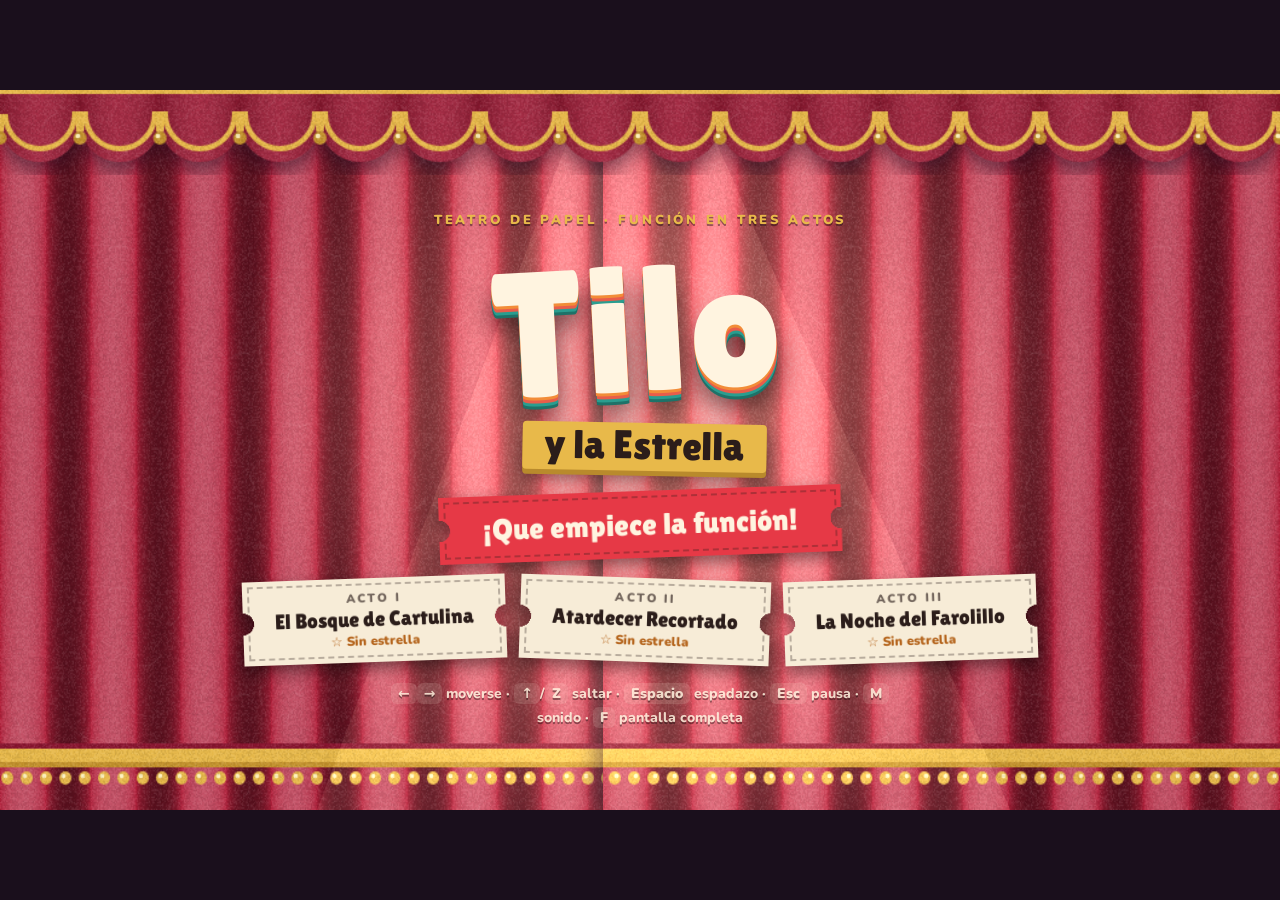
<file: src/index.html>
<!doctype html>
<html lang="es">
<head>
<meta charset="utf-8">
<meta name="viewport" content="width=device-width,initial-scale=1,viewport-fit=cover">
<title>Tilo y la Estrella</title>
<link rel="stylesheet" href="css/fonts.css">
<link rel="stylesheet" href="css/style.css">
</head>
<body>
<canvas id="game" aria-label="Juego de plataformas Tilo y la Estrella"></canvas>

<div id="menu" class="overlay">
  <div class="eyebrow">Teatro de papel · Función en tres actos</div>
  <h1 class="title"><span class="big">Tilo</span><span class="small">y la Estrella</span></h1>
  <div class="row"><button class="ticket big" id="btnPlay"><span><span class="nm">¡Que empiece la función!</span></span></button></div>
  <div class="row" id="levels"></div>
  <p class="keys" id="keysHint"><kbd>←</kbd><kbd>→</kbd> moverse · <kbd>↑</kbd>/<kbd>Z</kbd> saltar · <kbd>Espacio</kbd> espadazo · <kbd>Esc</kbd> pausa · <kbd>M</kbd> sonido · <kbd>F</kbd> pantalla completa</p>
</div>

<div id="pause" class="overlay dim" hidden>
  <div class="card"><span class="sub">Entreacto</span><h2>Pausa</h2>
    <div class="row"><button class="ticket big" id="btnResume"><span><span class="nm">Seguir</span></span></button><button class="ticket alt" id="btnPauseMenu"><span><span class="nm">Menú</span></span></button></div>
  </div>
</div>

<div id="done" class="overlay" hidden>
  <div class="card"><span class="sub" id="doneSub">Fin del Acto I</span><h2 id="doneTitle">¡Bravo!</h2>
    <p id="doneStats">Pajaritas 0 / 0 · Tiempo 0:00</p>
    <div class="row"><button class="ticket big" id="btnNext"><span><span class="nm">Siguiente acto</span></span></button><button class="ticket alt" id="btnDoneMenu"><span><span class="nm">Menú</span></span></button></div>
  </div>
</div>

<button id="pauseBtn" hidden aria-label="Pausa"><svg viewBox="0 0 24 24" width="20" height="20" aria-hidden="true" fill="currentColor"><rect x="6" y="5" width="4" height="14" rx="1.5"/><rect x="14" y="5" width="4" height="14" rx="1.5"/></svg></button>
<button id="fsBtn" hidden aria-label="Pantalla completa"><svg viewBox="0 0 24 24" width="22" height="22" aria-hidden="true" fill="currentColor"><path d="M4 9 V4 H9 V6 H6 V9 Z M15 4 H20 V9 H18 V6 H15 Z M20 15 V20 H15 V18 H18 V15 Z M9 20 H4 V15 H6 V18 H9 Z"/></svg></button>
<div id="rotate" class="overlay dim" hidden style="z-index:7"><div class="card"><span class="sub">Un momento</span><h2>Gira el móvil</h2><p>Tilo se juega en horizontal.</p></div></div>
<div id="touch" hidden>
  <div class="grp"><button class="tb" data-k="left" aria-label="Izquierda"><svg viewBox="0 0 24 24" width="30" height="30" aria-hidden="true" fill="currentColor"><path d="M16 4 L6 12 L16 20 Z"/></svg></button><button class="tb" data-k="right" aria-label="Derecha"><svg viewBox="0 0 24 24" width="30" height="30" aria-hidden="true" fill="currentColor"><path d="M8 4 L18 12 L8 20 Z"/></svg></button></div>
  <div class="grp"><button class="tb" data-k="atk" aria-label="Espadazo"><svg viewBox="0 0 24 24" width="30" height="30" aria-hidden="true" fill="currentColor"><path d="M19 3 L21 3 L21 5 L11 15 L9 13 Z"/><path d="M6 12 L12 18 L10.5 19.5 L8.5 17.5 L5 21 L3 19 L6.5 15.5 L4.5 13.5 Z"/></svg></button><button class="tb big" data-k="jump" aria-label="Saltar"><svg viewBox="0 0 24 24" width="30" height="30" aria-hidden="true" fill="currentColor"><path d="M4 17 L12 6 L20 17 Z"/></svg></button></div>
</div>

<!-- build:scripts (el build los une en un solo bloque, en este orden) -->
<script src="js/01-canvas.js"></script>
<script src="js/02-helpers.js"></script>
<script src="js/03-stickers.js"></script>
<script src="js/04-levels.js"></script>
<script src="js/05-scenery.js"></script>
<script src="js/06-characters.js"></script>
<script src="js/07-audio.js"></script>
<script src="js/08-state.js"></script>
<script src="js/09-input.js"></script>
<script src="js/10-flow.js"></script>
<script src="js/11-physics.js"></script>
<script src="js/12-particles.js"></script>
<script src="js/13-update.js"></script>
<script src="js/14-render.js"></script>
<script src="js/15-main.js"></script>
<!-- /build:scripts -->
</body>
</html>
</file>
<file: src/css/fonts.css>
@font-face{font-family:'Lilita One';font-weight:400;font-display:swap;src:url(../assets/fonts/lilita-one-400.woff2) format('woff2')}
@font-face{font-family:'Nunito';font-weight:600 700;font-display:swap;src:url(../assets/fonts/nunito-600-700.woff2) format('woff2')}
@font-face{font-family:'Nunito';font-weight:800;font-display:swap;src:url(../assets/fonts/nunito-800.woff2) format('woff2')}
@font-face{font-family:'Nunito';font-weight:900;font-display:swap;src:url(../assets/fonts/nunito-900.woff2) format('woff2')}
</file>
<file: src/css/style.css>
/* Layout: a cut-paper puppet theater. One full-screen canvas (960x540 logical, letterboxed on a dark backstage), DOM overlays styled as tickets and pinned cards. Single deliberate look. */
:root{
  --stage:#1a0f1c; --cream:#fff4e0; --ink:#2b1d1a; --red:#e63946; --gold:#e8b94a; --teal:#2a9d8f; --orange:#f28c38;
  --font-display:'Lilita One','Arial Rounded MT Bold','Trebuchet MS',system-ui,sans-serif;
  --font-body:'Nunito','Segoe UI',system-ui,sans-serif;
  color-scheme:dark;
}
[hidden]{display:none!important}
html,body{height:100%;margin:0;background:var(--stage);color:var(--cream);overflow:hidden;touch-action:none;user-select:none;-webkit-user-select:none;font-family:var(--font-body)}
#game{position:fixed;inset:0;width:100%;height:100%;display:block}
.overlay{position:fixed;inset:0;display:flex;flex-direction:column;align-items:center;justify-content:center;gap:20px;padding-left:max(16px,env(safe-area-inset-left,0px));padding-right:max(16px,env(safe-area-inset-right,0px));padding-block:56px 16px;text-align:center;z-index:5}
.eyebrow{font-weight:900;font-size:13px;letter-spacing:.22em;text-transform:uppercase;color:var(--gold);text-shadow:0 2px 0 rgba(0,0,0,.4)}
.title{margin:0;font-family:var(--font-display);font-weight:400;line-height:.9;text-wrap:balance;transform:rotate(-3deg)}
.title .big{display:block;font-size:clamp(84px,17vw,178px);color:var(--cream);letter-spacing:.02em;text-shadow:0 3px 0 #f28c38,0 6px 0 #e85d4a,0 9px 0 #2a9d8f,0 12px 0 #1d7268,0 22px 26px rgba(0,0,0,.55)}
.title .small{display:inline-block;margin-top:14px;font-size:clamp(24px,4.4vw,40px);color:var(--ink);background:var(--gold);padding:4px 22px 8px;border-radius:4px;box-shadow:0 5px 0 #b98a2c,0 10px 18px rgba(0,0,0,.45);transform:rotate(4deg)}
.row{display:flex;flex-wrap:wrap;gap:14px;justify-content:center;align-items:center}
.ticket{border:0;background:none;padding:0;cursor:pointer;filter:drop-shadow(0 7px 8px rgba(0,0,0,.45));transition:transform .18s ease;font:inherit;color:var(--ink)}
.ticket>span{display:flex;flex-direction:column;align-items:center;gap:1px;padding:12px 32px;background:var(--tk,#f7ecd7);
  -webkit-mask:radial-gradient(circle 11px at 0 50%,#0000 98%,#000) left/51% 100% no-repeat,radial-gradient(circle 11px at 100% 50%,#0000 98%,#000) right/51% 100% no-repeat;
  mask:radial-gradient(circle 11px at 0 50%,#0000 98%,#000) left/51% 100% no-repeat,radial-gradient(circle 11px at 100% 50%,#0000 98%,#000) right/51% 100% no-repeat;
  outline:2px dashed rgba(43,29,26,.3);outline-offset:-7px}
.ticket:nth-child(odd){transform:rotate(-2deg)}
.ticket:nth-child(even){transform:rotate(2deg)}
.ticket:hover,.ticket:focus-visible{transform:translateY(-4px) rotate(0)}
.ticket:focus-visible{outline:none;filter:drop-shadow(0 0 0 #fff) drop-shadow(0 0 6px var(--gold)) drop-shadow(0 7px 8px rgba(0,0,0,.45))}
.ticket:active{transform:scale(.96)}
.ticket .act{font-size:12px;font-weight:900;letter-spacing:.18em;text-transform:uppercase;opacity:.65}
.ticket .nm{font-family:var(--font-display);font-size:21px}
.ticket .st{font-size:13px;font-weight:900;color:#b5651d}
.ticket.big>span{--tk:var(--red);color:var(--cream);padding:16px 44px}
.ticket.big .nm{font-size:30px}
.ticket.alt>span{--tk:#d9ecea}
.keys{font-size:14px;font-weight:800;color:var(--cream);opacity:.85;max-width:64ch;line-height:1.7;margin:0;text-shadow:0 2px 0 rgba(0,0,0,.45)}
.keys kbd{font-family:var(--font-body);font-weight:900;background:rgba(255,244,224,.16);border-radius:6px;padding:1px 7px}
.card{position:relative;background:var(--cream);color:var(--ink);padding:34px 46px 28px;border-radius:5px;box-shadow:0 4px 0 #e2d2b4,0 22px 44px rgba(0,0,0,.55);transform:rotate(-1.5deg);display:flex;flex-direction:column;align-items:center;gap:14px;max-width:560px}
.card::before{content:"";position:absolute;top:10px;left:50%;width:16px;height:16px;margin-left:-8px;border-radius:50%;background:radial-gradient(circle at 35% 35%,#fff3c0,#e8b94a 45%,#a77a1f);box-shadow:0 2px 3px rgba(0,0,0,.4)}
.card h2{margin:0;font-family:var(--font-display);font-weight:400;font-size:clamp(34px,6vw,54px);line-height:1;color:var(--red);text-wrap:balance}
.card p{margin:0;font-weight:800;font-size:17px;font-variant-numeric:tabular-nums}
.card .sub{font-size:13px;letter-spacing:.18em;text-transform:uppercase;opacity:.6}
.dim{background:rgba(10,4,12,.45)}
#touch{position:fixed;inset:auto 0 0 0;display:flex;justify-content:space-between;align-items:flex-end;padding-left:max(16px,env(safe-area-inset-left,0px));padding-right:max(16px,env(safe-area-inset-right,0px));padding-bottom:calc(14px + env(safe-area-inset-bottom,0px));z-index:4;pointer-events:none}
#touch .grp{display:flex;gap:12px;pointer-events:auto}
.tb svg,#fsBtn svg,#pauseBtn svg{display:block;margin:auto}
.tb.big svg{width:38px;height:38px}
.tb{-webkit-touch-callout:none;width:78px;height:78px;border-radius:50%;border:0;background:rgba(255,244,224,.82);box-shadow:0 4px 0 rgba(0,0,0,.3);font-family:var(--font-display);font-size:24px;color:var(--ink);touch-action:none}
.tb.big{width:92px;height:92px;font-size:30px}
.tb.on{background:var(--gold);transform:translateY(2px);box-shadow:0 2px 0 rgba(0,0,0,.3)}
#pauseBtn{position:fixed;top:calc(52px + env(safe-area-inset-top,0px));right:calc(60px + env(safe-area-inset-right,0px));z-index:4;width:42px;height:42px;border-radius:50%;border:0;background:rgba(255,244,224,.85);box-shadow:0 3px 0 rgba(0,0,0,.3);font-family:var(--font-display);font-size:15px;color:var(--ink);cursor:pointer}
#fsBtn{position:fixed;top:calc(52px + env(safe-area-inset-top,0px));right:calc(112px + env(safe-area-inset-right,0px));z-index:4;width:42px;height:42px;border-radius:50%;border:0;background:rgba(255,244,224,.85);box-shadow:0 3px 0 rgba(0,0,0,.3);font-size:20px;color:var(--ink);cursor:pointer}
@media (prefers-reduced-motion:reduce){.ticket{transition:none}}
@media (max-height:520px){.overlay{gap:10px;padding-block:44px 8px}.title .big{font-size:72px}.ticket>span{padding:8px 22px}.keys{font-size:12px}}
</file>
